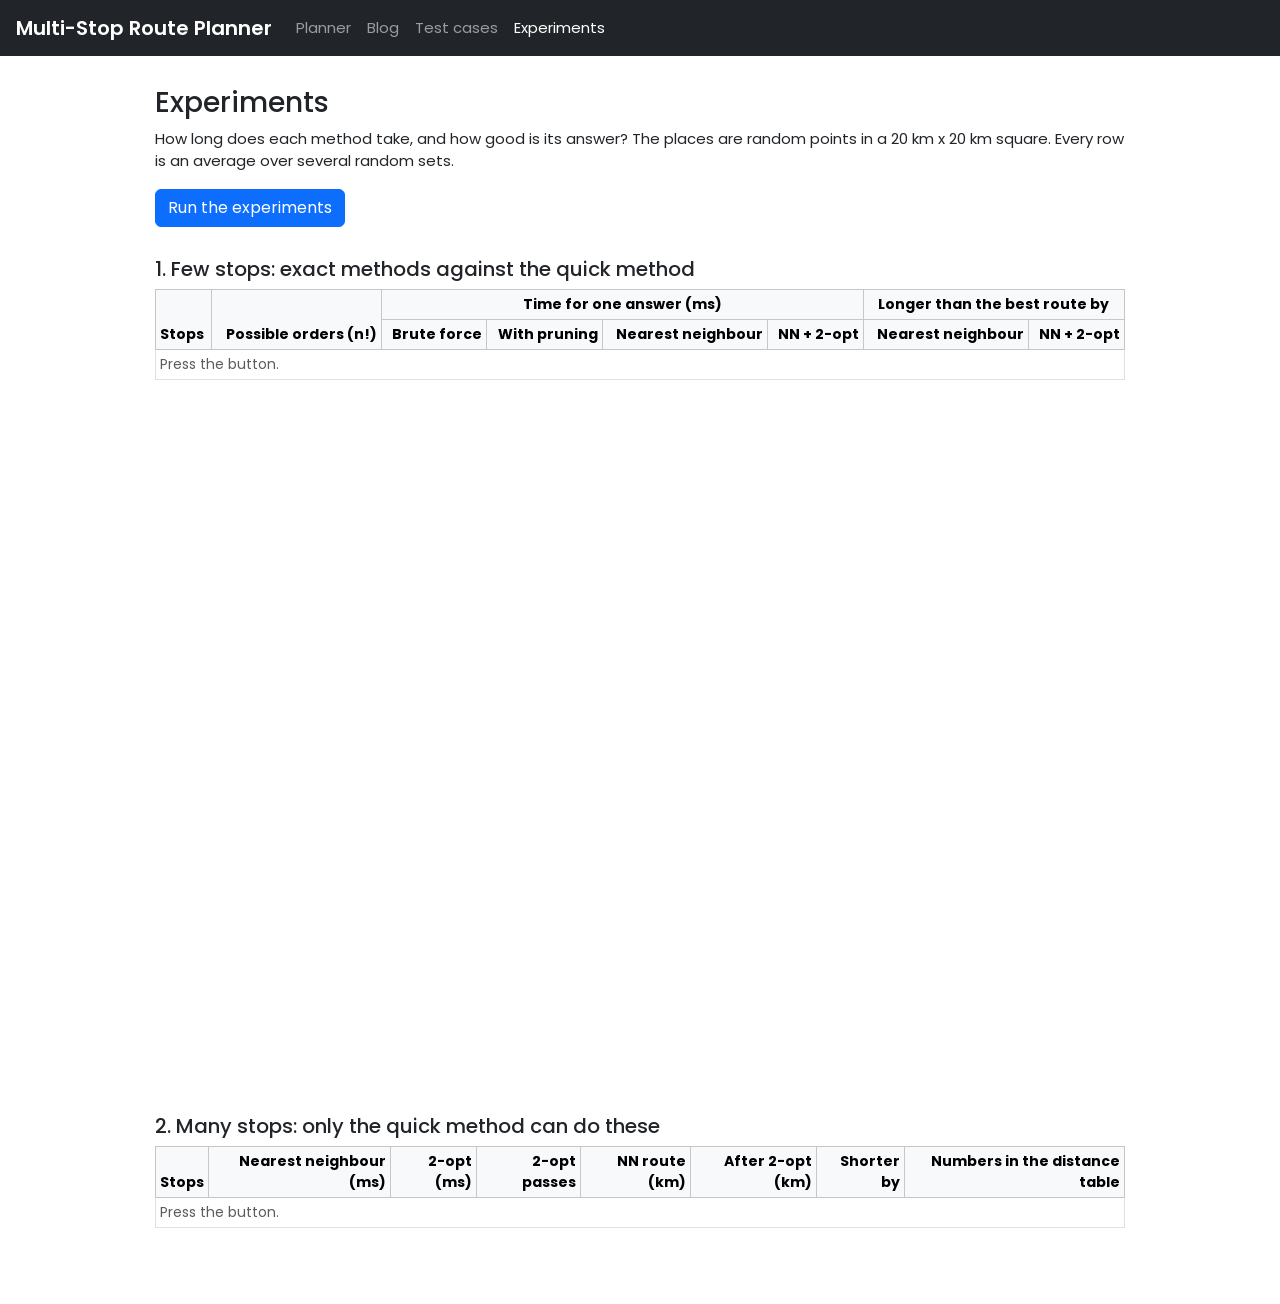
<file: benchmark.html>
<!DOCTYPE html>
<html lang="en">
<head>
  <meta charset="utf-8">
  <meta name="viewport" content="width=device-width, initial-scale=1">
  <title>Experiments - Multi-Stop Route Planner</title>
  <link href="https://fonts.googleapis.com/css2?family=Poppins:wght@400;500;600&display=swap" rel="stylesheet">
  <link rel="stylesheet" href="lib/bootstrap/bootstrap.min.css">
  <link rel="stylesheet" href="css/style.css">
</head>
<body>

  <nav class="navbar navbar-expand navbar-dark bg-dark px-3">
    <span class="navbar-brand">Multi-Stop Route Planner</span>
    <div class="navbar-nav">
      <a class="nav-link" href="index.html">Planner</a>
      <a class="nav-link" href="blog.html">Blog</a>
      <a class="nav-link" href="tests.html">Test cases</a>
      <a class="nav-link active" href="benchmark.html">Experiments</a>
    </div>
  </nav>

  <div class="page">
    <h3>Experiments</h3>
    <p>How long does each method take, and how good is its answer? The places are random points in a
      20 km x 20 km square. Every row is an average over several random sets.</p>
    <button class="btn btn-primary" id="runBtn">Run the experiments</button>
    <span id="status" class="ms-2 text-muted"></span>

    <h5>1. Few stops: exact methods against the quick method</h5>
    <div class="table-responsive">
      <table class="table table-bordered table-sm">
        <thead class="table-light">
          <tr><th rowspan="2">Stops</th><th rowspan="2" class="num">Possible orders (n!)</th>
            <th colspan="4" class="text-center">Time for one answer (ms)</th>
            <th colspan="2" class="text-center">Longer than the best route by</th></tr>
          <tr><th class="num">Brute force</th><th class="num">With pruning</th><th class="num">Nearest neighbour</th><th class="num">NN + 2-opt</th>
            <th class="num">Nearest neighbour</th><th class="num">NN + 2-opt</th></tr>
        </thead>
        <tbody id="smallRows"><tr><td colspan="8" class="text-muted">Press the button.</td></tr></tbody>
      </table>
    </div>
    <div class="chartbox"><canvas id="timeChart"></canvas></div>
    <div class="chartbox"><canvas id="gapChart"></canvas></div>

    <h5>2. Many stops: only the quick method can do these</h5>
    <div class="table-responsive">
      <table class="table table-bordered table-sm">
        <thead class="table-light">
          <tr><th>Stops</th><th class="num">Nearest neighbour (ms)</th><th class="num">2-opt (ms)</th><th class="num">2-opt passes</th>
            <th class="num">NN route (km)</th><th class="num">After 2-opt (km)</th><th class="num">Shorter by</th>
            <th class="num">Numbers in the distance table</th></tr>
        </thead>
        <tbody id="largeRows"><tr><td colspan="8" class="text-muted">Press the button.</td></tr></tbody>
      </table>
    </div>
  </div>

  <script src="lib/chart.umd.min.js"></script>
  <script src="js/tsp.js"></script>
  <script src="js/benchmark.js"></script>
</body>
</html>
</file>
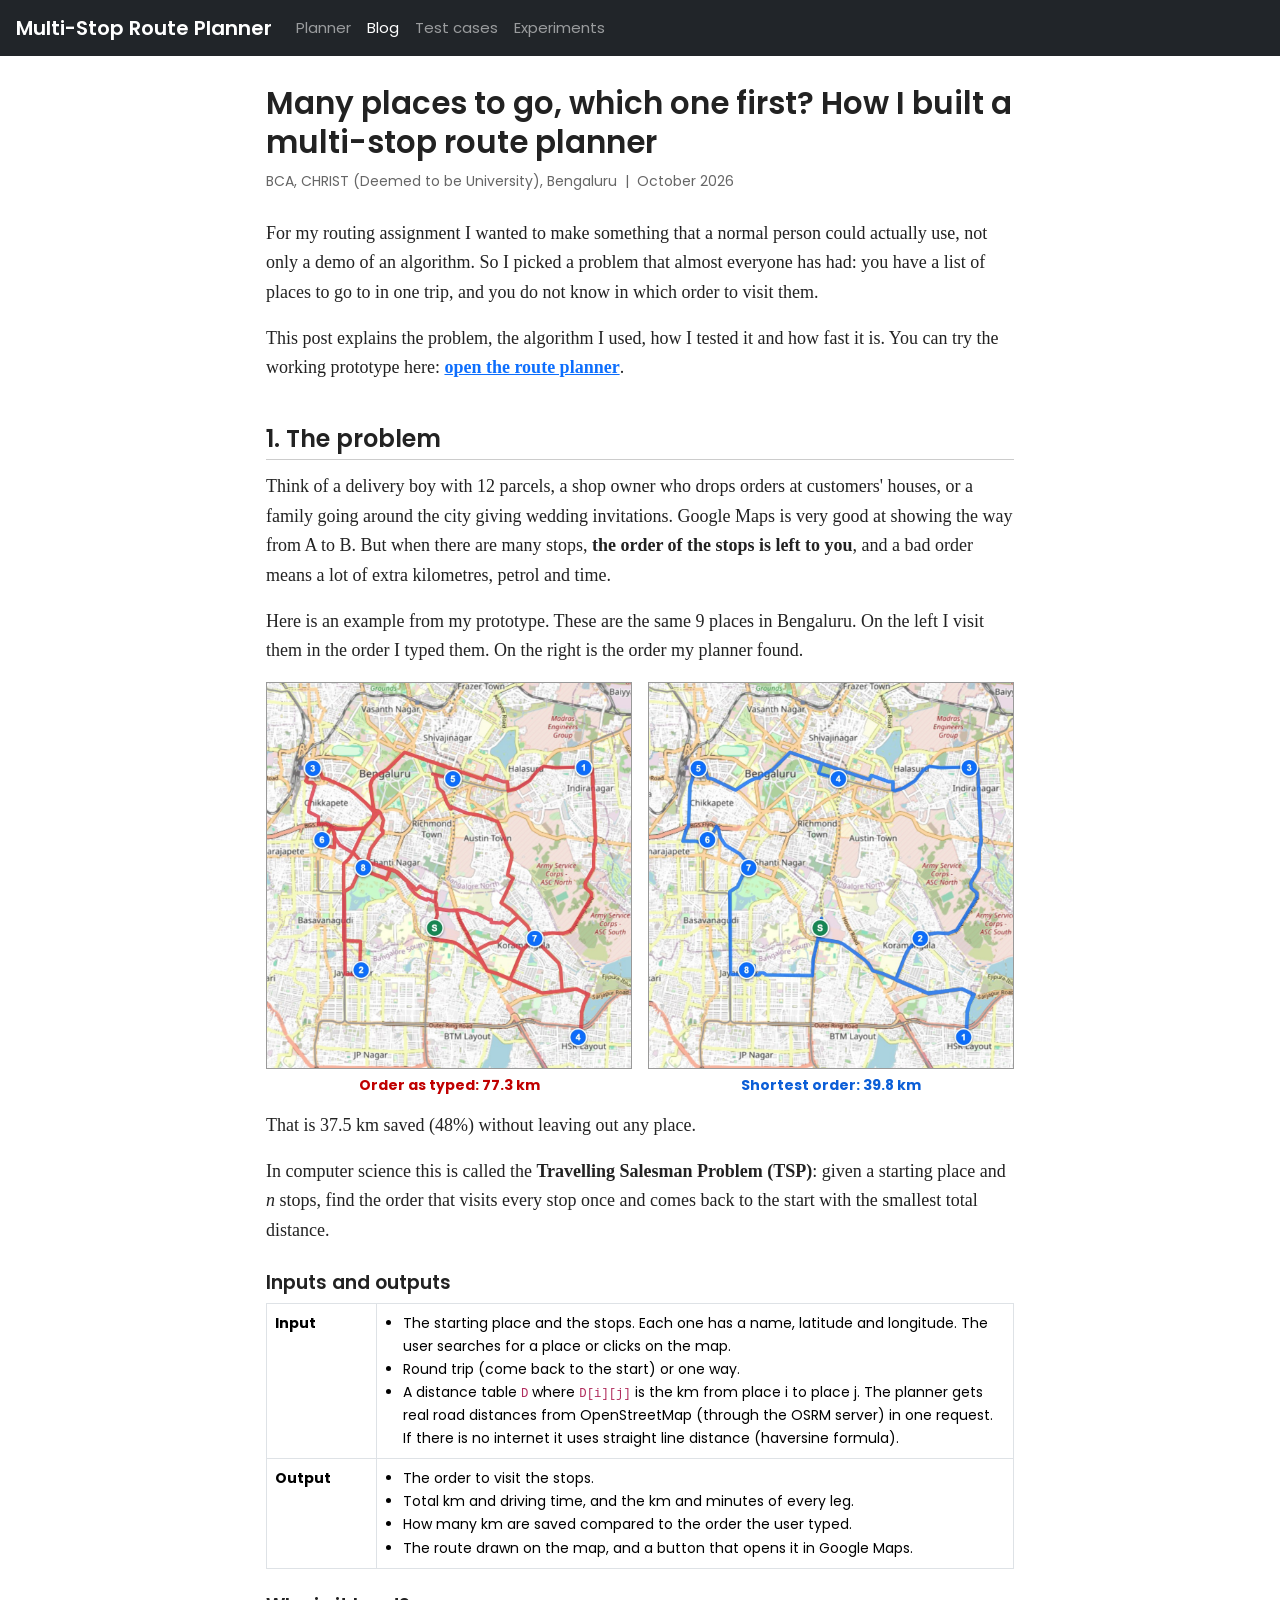
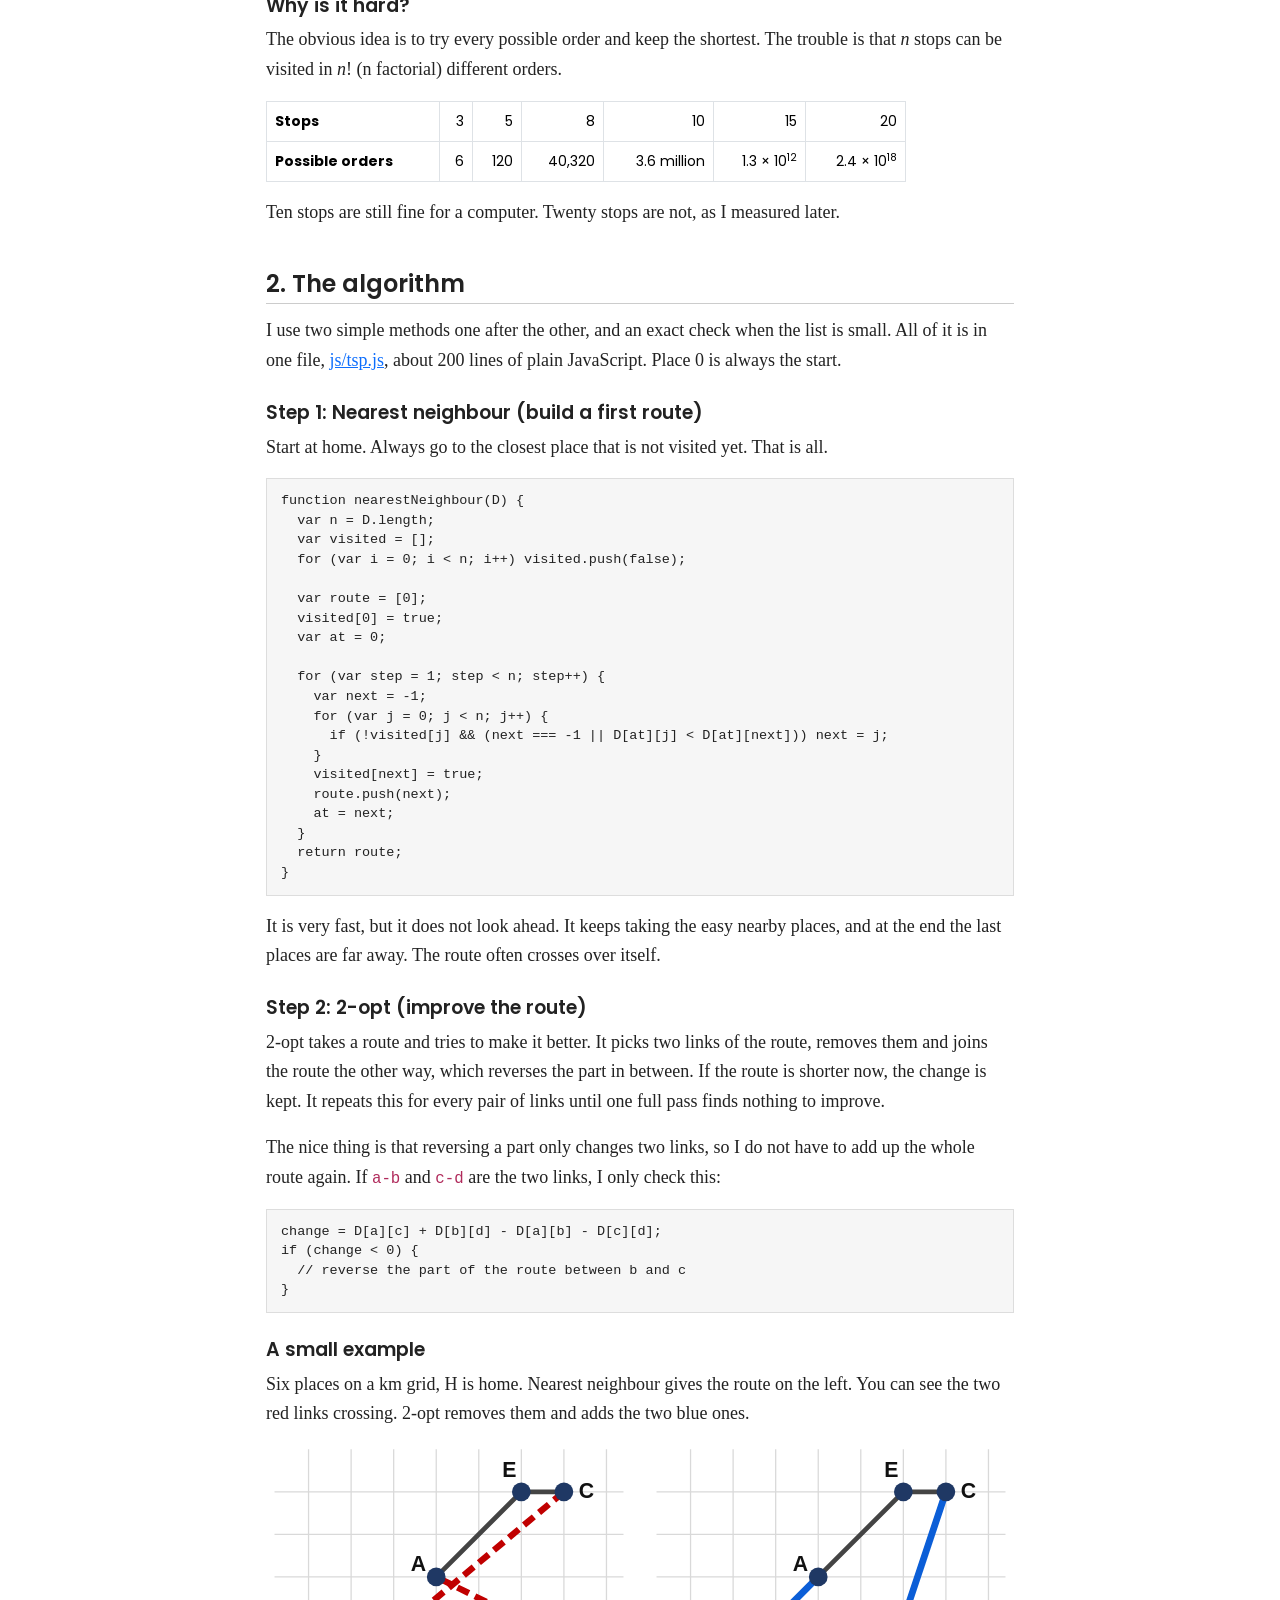
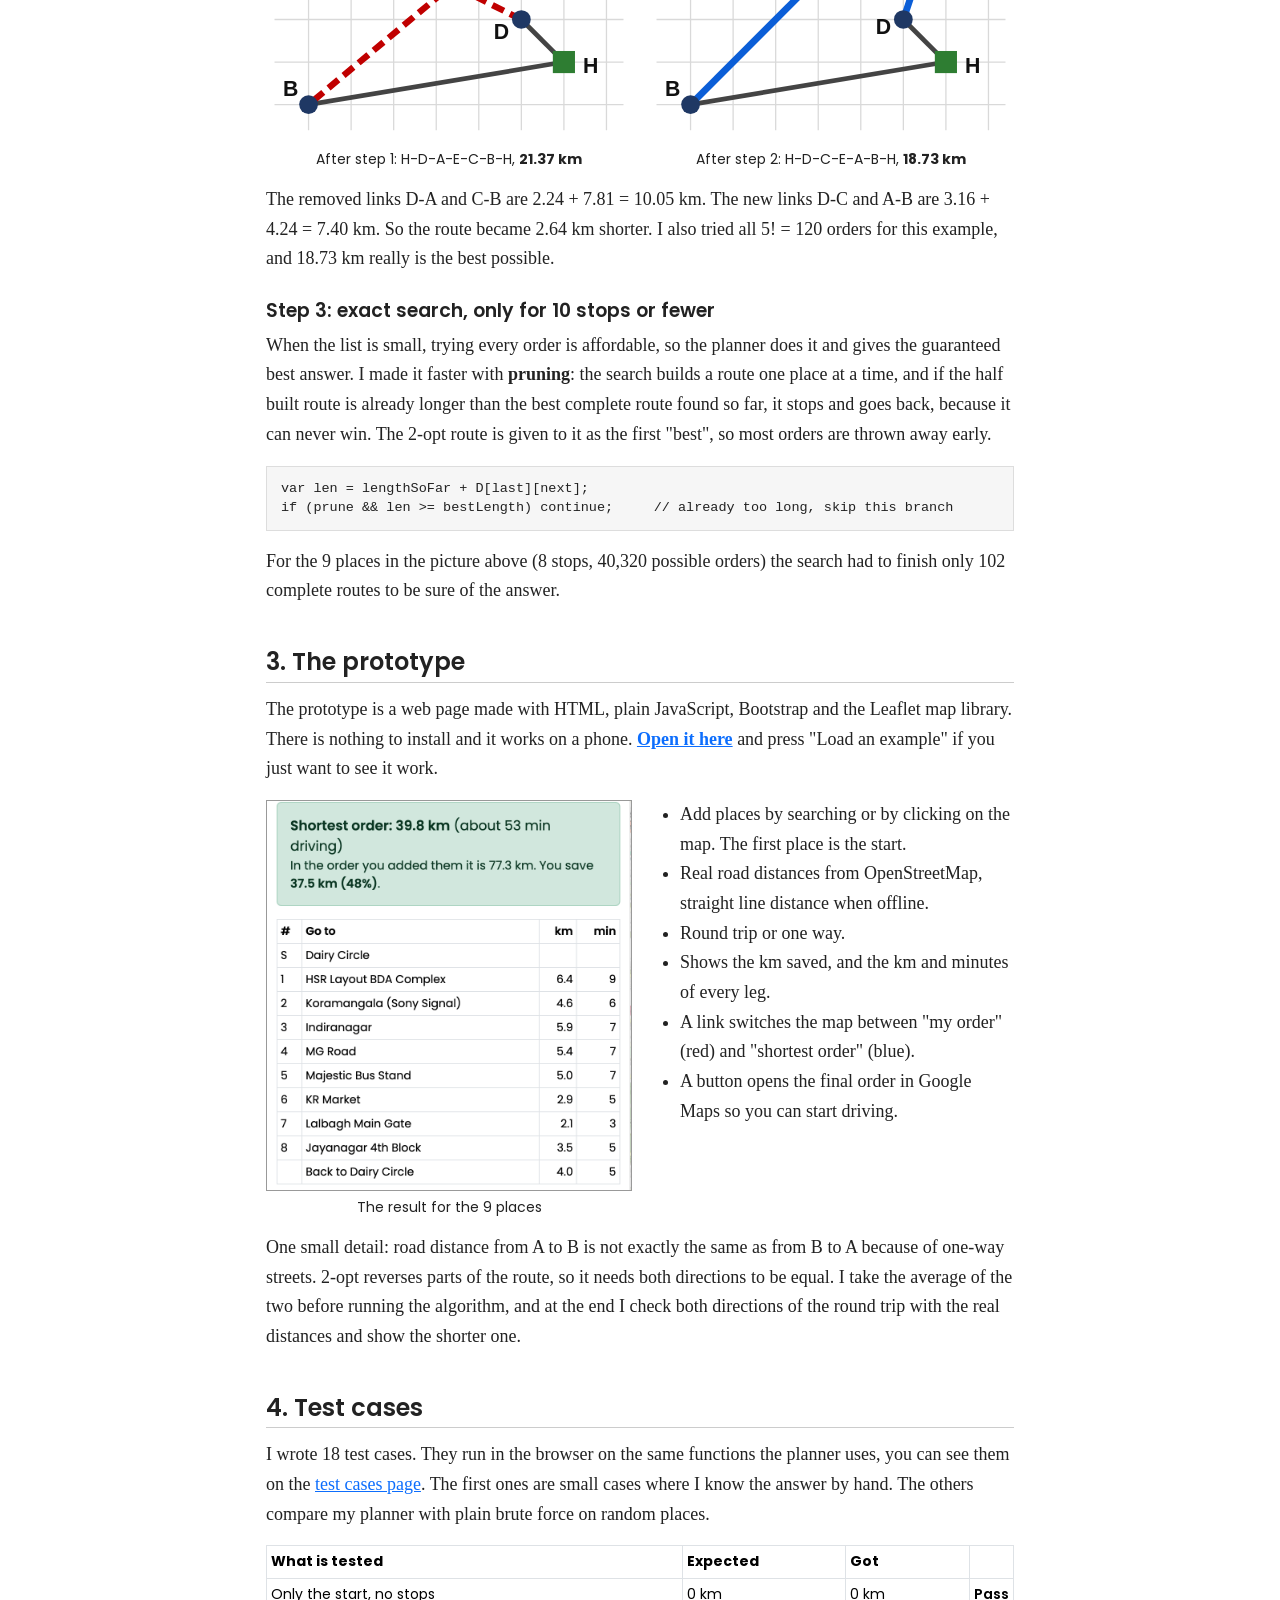
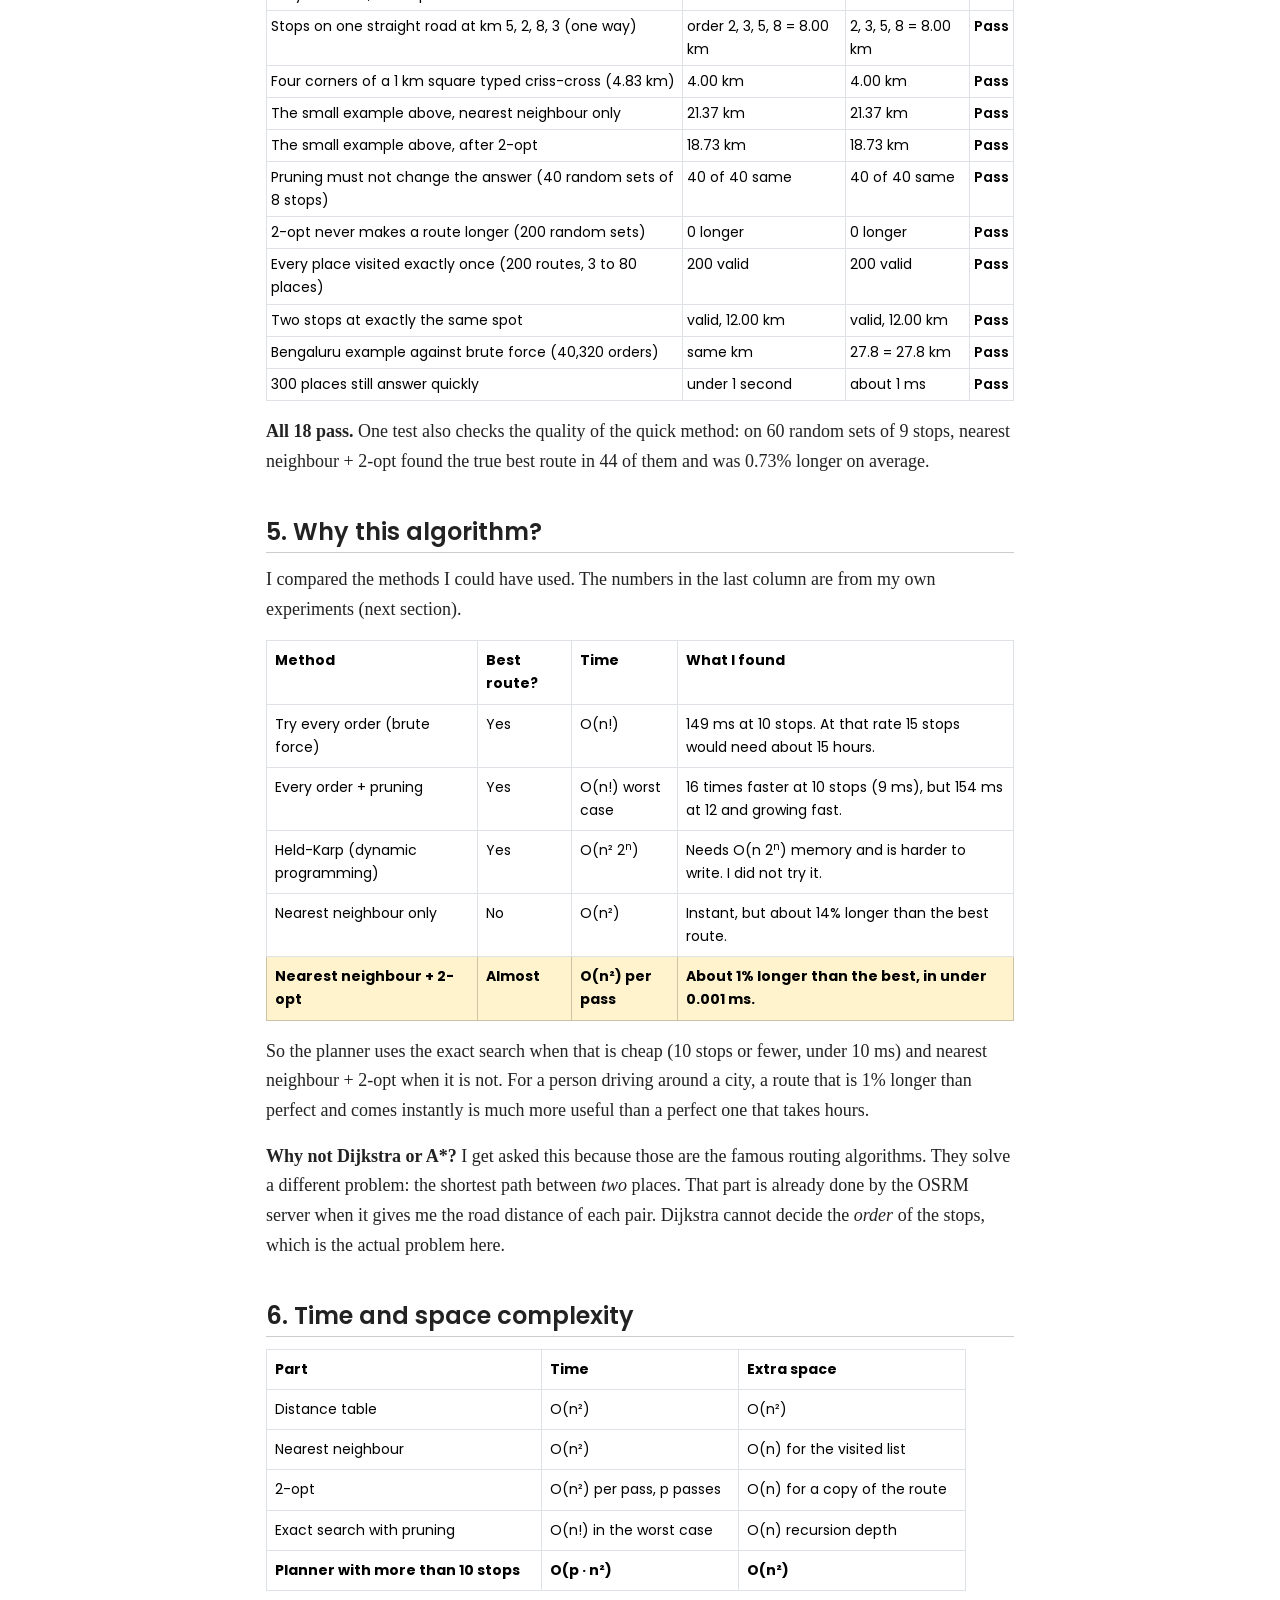
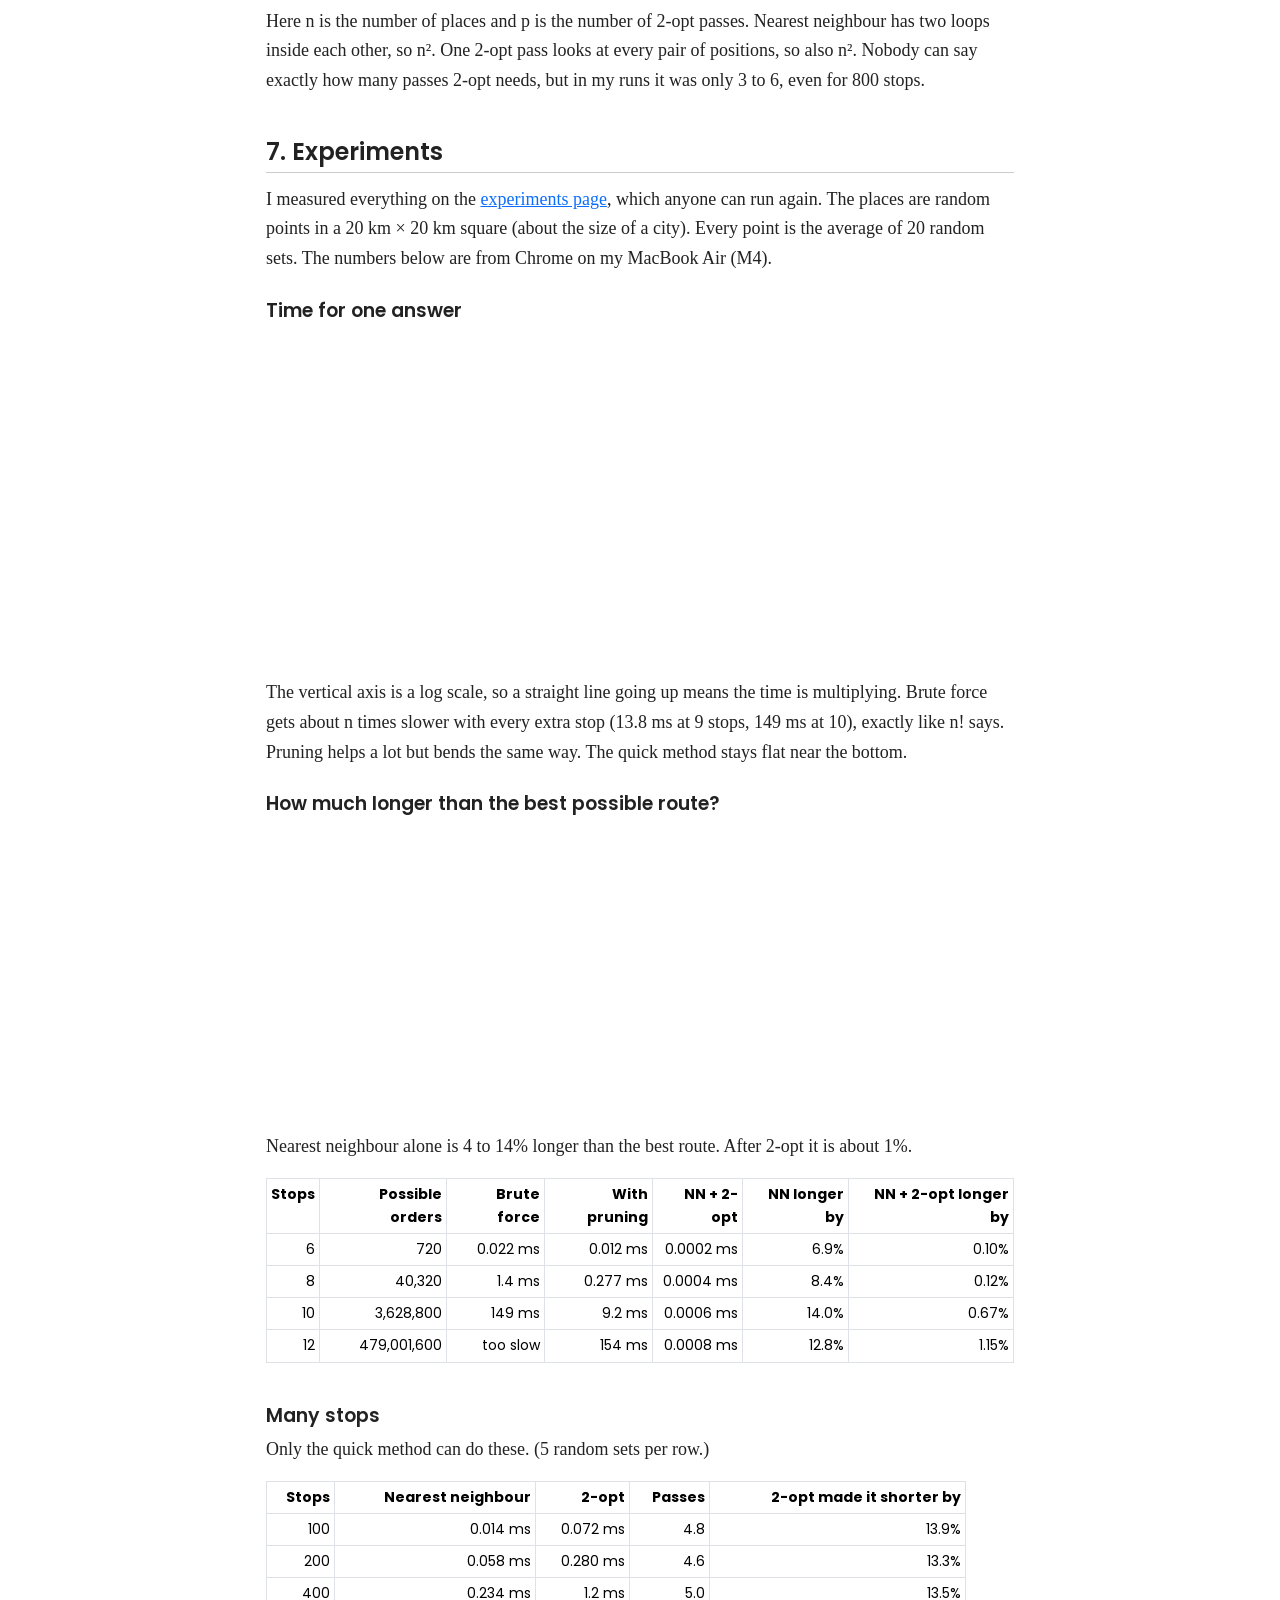
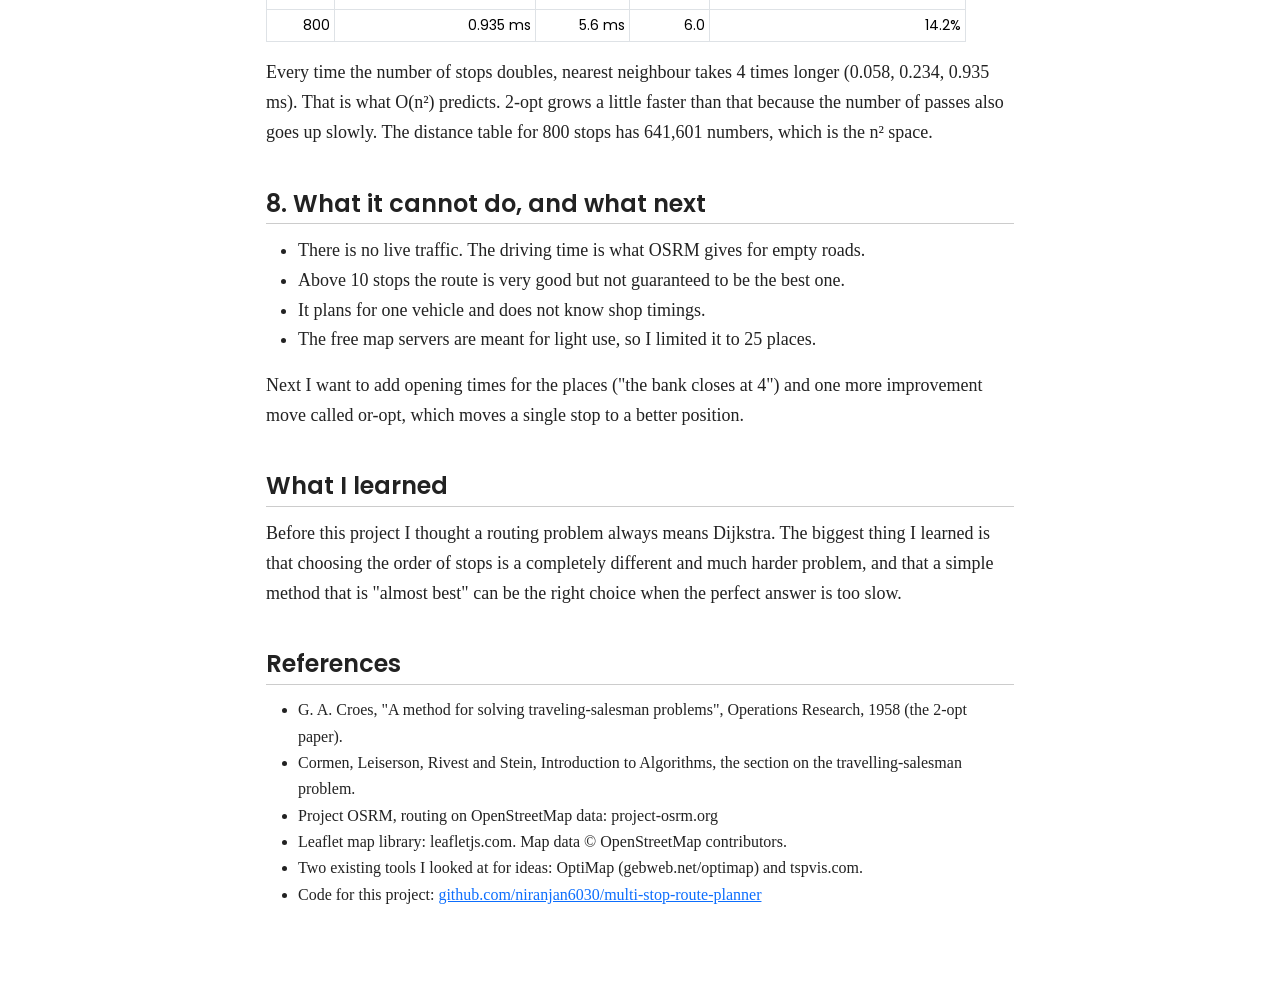
<file: blog.html>
<!DOCTYPE html>
<html lang="en">
<head>
  <meta charset="utf-8">
  <meta name="viewport" content="width=device-width, initial-scale=1">
  <title>How I built a multi-stop route planner</title>
  <link href="https://fonts.googleapis.com/css2?family=Poppins:wght@400;500;600&display=swap" rel="stylesheet">
  <link rel="stylesheet" href="lib/bootstrap/bootstrap.min.css">
  <link rel="stylesheet" href="css/style.css">
</head>
<body>

  <nav class="navbar navbar-expand navbar-dark bg-dark px-3">
    <span class="navbar-brand">Multi-Stop Route Planner</span>
    <div class="navbar-nav">
      <a class="nav-link" href="index.html">Planner</a>
      <a class="nav-link active" href="blog.html">Blog</a>
      <a class="nav-link" href="tests.html">Test cases</a>
      <a class="nav-link" href="benchmark.html">Experiments</a>
    </div>
  </nav>

  <div class="blog">

    <h1>Many places to go, which one first? How I built a multi-stop route planner</h1>
    <p class="by">BCA, CHRIST (Deemed to be University), Bengaluru &nbsp;|&nbsp; October 2026</p>

    <p>For my routing assignment I wanted to make something that a normal person could actually use, not
      only a demo of an algorithm. So I picked a problem that almost everyone has had: you have a list of
      places to go to in one trip, and you do not know in which order to visit them.</p>

    <p>This post explains the problem, the algorithm I used, how I tested it and how fast it is.
      You can try the working prototype here:
      <a href="index.html"><b>open the route planner</b></a>.</p>

    <h2>1. The problem</h2>

    <p>Think of a delivery boy with 12 parcels, a shop owner who drops orders at customers' houses, or a
      family going around the city giving wedding invitations. Google Maps is very good at showing the way
      from A to B. But when there are many stops, <b>the order of the stops is left to you</b>, and a bad
      order means a lot of extra kilometres, petrol and time.</p>

    <p>Here is an example from my prototype. These are the same 9 places in Bengaluru. On the left I
      visit them in the order I typed them. On the right is the order my planner found.</p>

    <div class="two">
      <figure><img src="poster/img/before.jpg" alt="Route in the order typed"><figcaption><b style="color:#c00000">Order as typed: 77.3 km</b></figcaption></figure>
      <figure><img src="poster/img/after.jpg" alt="Route in the shortest order"><figcaption><b style="color:#0b5ed7">Shortest order: 39.8 km</b></figcaption></figure>
    </div>

    <p>That is 37.5 km saved (48%) without leaving out any place.</p>

    <p>In computer science this is called the <b>Travelling Salesman Problem (TSP)</b>: given a starting
      place and <i>n</i> stops, find the order that visits every stop once and comes back to the start
      with the smallest total distance.</p>

    <h3>Inputs and outputs</h3>
    <table class="table table-bordered">
      <tr><th style="width:110px">Input</th><td>
        <ul>
          <li>The starting place and the stops. Each one has a name, latitude and longitude. The user
            searches for a place or clicks on the map.</li>
          <li>Round trip (come back to the start) or one way.</li>
          <li>A distance table <code>D</code> where <code>D[i][j]</code> is the km from place i to place j.
            The planner gets real road distances from OpenStreetMap (through the OSRM server) in one request.
            If there is no internet it uses straight line distance (haversine formula).</li>
        </ul></td></tr>
      <tr><th>Output</th><td>
        <ul>
          <li>The order to visit the stops.</li>
          <li>Total km and driving time, and the km and minutes of every leg.</li>
          <li>How many km are saved compared to the order the user typed.</li>
          <li>The route drawn on the map, and a button that opens it in Google Maps.</li>
        </ul></td></tr>
    </table>

    <h3>Why is it hard?</h3>
    <p>The obvious idea is to try every possible order and keep the shortest. The trouble is that
      <i>n</i> stops can be visited in <i>n</i>! (n factorial) different orders.</p>
    <div class="table-responsive">
    <table class="table table-bordered text-end" style="max-width:640px">
      <tr><th class="text-start">Stops</th><td>3</td><td>5</td><td>8</td><td>10</td><td>15</td><td>20</td></tr>
      <tr><th class="text-start">Possible orders</th><td>6</td><td>120</td><td>40,320</td><td>3.6 million</td><td>1.3 &times; 10<sup>12</sup></td><td>2.4 &times; 10<sup>18</sup></td></tr>
    </table>
    </div>
    <p>Ten stops are still fine for a computer. Twenty stops are not, as I measured later.</p>

    <h2>2. The algorithm</h2>

    <p>I use two simple methods one after the other, and an exact check when the list is small.
      All of it is in one file, <a href="js/tsp.js">js/tsp.js</a>, about 200 lines of plain JavaScript.
      Place 0 is always the start.</p>

    <h3>Step 1: Nearest neighbour (build a first route)</h3>
    <p>Start at home. Always go to the closest place that is not visited yet. That is all.</p>
<pre><code>function nearestNeighbour(D) {
  var n = D.length;
  var visited = [];
  for (var i = 0; i &lt; n; i++) visited.push(false);

  var route = [0];
  visited[0] = true;
  var at = 0;

  for (var step = 1; step &lt; n; step++) {
    var next = -1;
    for (var j = 0; j &lt; n; j++) {
      if (!visited[j] &amp;&amp; (next === -1 || D[at][j] &lt; D[at][next])) next = j;
    }
    visited[next] = true;
    route.push(next);
    at = next;
  }
  return route;
}</code></pre>
    <p>It is very fast, but it does not look ahead. It keeps taking the easy nearby places, and at the end
      the last places are far away. The route often crosses over itself.</p>

    <h3>Step 2: 2-opt (improve the route)</h3>
    <p>2-opt takes a route and tries to make it better. It picks two links of the route, removes them and
      joins the route the other way, which reverses the part in between. If the route is shorter now, the
      change is kept. It repeats this for every pair of links until one full pass finds nothing to improve.</p>
    <p>The nice thing is that reversing a part only changes two links, so I do not have to add up the
      whole route again. If <code>a-b</code> and <code>c-d</code> are the two links, I only check this:</p>
<pre><code>change = D[a][c] + D[b][d] - D[a][b] - D[c][d];
if (change &lt; 0) {
  // reverse the part of the route between b and c
}</code></pre>

    <h3>A small example</h3>
    <p>Six places on a km grid, H is home. Nearest neighbour gives the route on the left. You can see the
      two red links crossing. 2-opt removes them and adds the two blue ones.</p>

    <div class="two">
      <figure>
        <svg viewBox="10 -5 86 70" width="100%">
          <g stroke="#d9d9d9" stroke-width="0.3"><path d="M20 -4V62M30 -4V62M40 -4V62M50 -4V62M60 -4V62M70 -4V62M80 -4V62M90 -4V62M12 56H94M12 46H94M12 36H94M12 26H94M12 16H94M12 6H94"/></g>
          <g stroke="#444" stroke-width="1.1" fill="none"><line x1="80" y1="46" x2="70" y2="36"/><polyline points="50,26 70,6 80,6"/><line x1="20" y1="56" x2="80" y2="46"/></g>
          <line x1="70" y1="36" x2="50" y2="26" stroke="#c00000" stroke-width="1.5" stroke-dasharray="3 1.6"/>
          <line x1="80" y1="6" x2="20" y2="56" stroke="#c00000" stroke-width="1.5" stroke-dasharray="3 1.6"/>
          <g fill="#1f3864"><circle cx="50" cy="26" r="2.2"/><circle cx="20" cy="56" r="2.2"/><circle cx="80" cy="6" r="2.2"/><circle cx="70" cy="36" r="2.2"/><circle cx="70" cy="6" r="2.2"/></g>
          <rect x="77.4" y="43.4" width="5.2" height="5.2" fill="#2e7d32"/>
          <g font-size="5" font-weight="bold" fill="#111" font-family="Arial"><text x="84.5" y="48.5">H</text><text x="44" y="24.5">A</text><text x="14" y="54">B</text><text x="83.5" y="7.5">C</text><text x="63.5" y="40.5">D</text><text x="65.5" y="2.5">E</text></g>
        </svg>
        <figcaption>After step 1: H-D-A-E-C-B-H, <b>21.37 km</b></figcaption>
      </figure>
      <figure>
        <svg viewBox="10 -5 86 70" width="100%">
          <g stroke="#d9d9d9" stroke-width="0.3"><path d="M20 -4V62M30 -4V62M40 -4V62M50 -4V62M60 -4V62M70 -4V62M80 -4V62M90 -4V62M12 56H94M12 46H94M12 36H94M12 26H94M12 16H94M12 6H94"/></g>
          <g stroke="#444" stroke-width="1.1" fill="none"><line x1="80" y1="46" x2="70" y2="36"/><polyline points="80,6 70,6 50,26"/><line x1="20" y1="56" x2="80" y2="46"/></g>
          <line x1="70" y1="36" x2="80" y2="6" stroke="#0b5ed7" stroke-width="1.6"/>
          <line x1="50" y1="26" x2="20" y2="56" stroke="#0b5ed7" stroke-width="1.6"/>
          <g fill="#1f3864"><circle cx="50" cy="26" r="2.2"/><circle cx="20" cy="56" r="2.2"/><circle cx="80" cy="6" r="2.2"/><circle cx="70" cy="36" r="2.2"/><circle cx="70" cy="6" r="2.2"/></g>
          <rect x="77.4" y="43.4" width="5.2" height="5.2" fill="#2e7d32"/>
          <g font-size="5" font-weight="bold" fill="#111" font-family="Arial"><text x="84.5" y="48.5">H</text><text x="44" y="24.5">A</text><text x="14" y="54">B</text><text x="83.5" y="7.5">C</text><text x="63.5" y="39.5">D</text><text x="65.5" y="2.5">E</text></g>
        </svg>
        <figcaption>After step 2: H-D-C-E-A-B-H, <b>18.73 km</b></figcaption>
      </figure>
    </div>

    <p>The removed links D-A and C-B are 2.24 + 7.81 = 10.05 km. The new links D-C and A-B are
      3.16 + 4.24 = 7.40 km. So the route became 2.64 km shorter. I also tried all 5! = 120 orders for
      this example, and 18.73 km really is the best possible.</p>

    <h3>Step 3: exact search, only for 10 stops or fewer</h3>
    <p>When the list is small, trying every order is affordable, so the planner does it and gives the
      guaranteed best answer. I made it faster with <b>pruning</b>: the search builds a route one place at
      a time, and if the half built route is already longer than the best complete route found so far,
      it stops and goes back, because it can never win. The 2-opt route is given to it as the first
      "best", so most orders are thrown away early.</p>
<pre><code>var len = lengthSoFar + D[last][next];
if (prune &amp;&amp; len &gt;= bestLength) continue;     // already too long, skip this branch</code></pre>
    <p>For the 9 places in the picture above (8 stops, 40,320 possible orders) the search had to finish
      only 102 complete routes to be sure of the answer.</p>

    <h2>3. The prototype</h2>

    <p>The prototype is a web page made with HTML, plain JavaScript, Bootstrap and the Leaflet map library.
      There is nothing to install and it works on a phone.
      <a href="index.html"><b>Open it here</b></a> and press "Load an example" if you just want to see it work.</p>

    <div class="two">
      <figure><img src="poster/img/result.png" alt="Result panel of the planner"><figcaption>The result for the 9 places</figcaption></figure>
      <div>
        <ul>
          <li>Add places by searching or by clicking on the map. The first place is the start.</li>
          <li>Real road distances from OpenStreetMap, straight line distance when offline.</li>
          <li>Round trip or one way.</li>
          <li>Shows the km saved, and the km and minutes of every leg.</li>
          <li>A link switches the map between "my order" (red) and "shortest order" (blue).</li>
          <li>A button opens the final order in Google Maps so you can start driving.</li>
        </ul>
      </div>
    </div>

    <p>One small detail: road distance from A to B is not exactly the same as from B to A because of
      one-way streets. 2-opt reverses parts of the route, so it needs both directions to be equal. I take
      the average of the two before running the algorithm, and at the end I check both directions of the
      round trip with the real distances and show the shorter one.</p>

    <h2>4. Test cases</h2>

    <p>I wrote 18 test cases. They run in the browser on the same functions the planner uses, you can
      see them on the <a href="tests.html">test cases page</a>. The first ones are small cases where I
      know the answer by hand. The others compare my planner with plain brute force on random places.</p>

    <div class="table-responsive">
    <table class="table table-bordered table-sm">
      <tr><th>What is tested</th><th>Expected</th><th>Got</th><th></th></tr>
      <tr><td>Only the start, no stops</td><td>0 km</td><td>0 km</td><td class="pass">Pass</td></tr>
      <tr><td>Stops on one straight road at km 5, 2, 8, 3 (one way)</td><td>order 2, 3, 5, 8 = 8.00 km</td><td>2, 3, 5, 8 = 8.00 km</td><td class="pass">Pass</td></tr>
      <tr><td>Four corners of a 1 km square typed criss-cross (4.83 km)</td><td>4.00 km</td><td>4.00 km</td><td class="pass">Pass</td></tr>
      <tr><td>The small example above, nearest neighbour only</td><td>21.37 km</td><td>21.37 km</td><td class="pass">Pass</td></tr>
      <tr><td>The small example above, after 2-opt</td><td>18.73 km</td><td>18.73 km</td><td class="pass">Pass</td></tr>
      <tr><td>Pruning must not change the answer (40 random sets of 8 stops)</td><td>40 of 40 same</td><td>40 of 40 same</td><td class="pass">Pass</td></tr>
      <tr><td>2-opt never makes a route longer (200 random sets)</td><td>0 longer</td><td>0 longer</td><td class="pass">Pass</td></tr>
      <tr><td>Every place visited exactly once (200 routes, 3 to 80 places)</td><td>200 valid</td><td>200 valid</td><td class="pass">Pass</td></tr>
      <tr><td>Two stops at exactly the same spot</td><td>valid, 12.00 km</td><td>valid, 12.00 km</td><td class="pass">Pass</td></tr>
      <tr><td>Bengaluru example against brute force (40,320 orders)</td><td>same km</td><td>27.8 = 27.8 km</td><td class="pass">Pass</td></tr>
      <tr><td>300 places still answer quickly</td><td>under 1 second</td><td>about 1 ms</td><td class="pass">Pass</td></tr>
    </table>
    </div>
    <p><b>All 18 pass.</b> One test also checks the quality of the quick method: on 60 random sets of
      9 stops, nearest neighbour + 2-opt found the true best route in 44 of them and was 0.73% longer on average.</p>

    <h2>5. Why this algorithm?</h2>

    <p>I compared the methods I could have used. The numbers in the last column are from my own
      experiments (next section).</p>

    <div class="table-responsive">
    <table class="table table-bordered">
      <tr><th>Method</th><th>Best route?</th><th>Time</th><th>What I found</th></tr>
      <tr><td>Try every order (brute force)</td><td>Yes</td><td>O(n!)</td><td>149 ms at 10 stops. At that rate 15 stops would need about 15 hours.</td></tr>
      <tr><td>Every order + pruning</td><td>Yes</td><td>O(n!) worst case</td><td>16 times faster at 10 stops (9 ms), but 154 ms at 12 and growing fast.</td></tr>
      <tr><td>Held-Karp (dynamic programming)</td><td>Yes</td><td>O(n&sup2; 2<sup>n</sup>)</td><td>Needs O(n 2<sup>n</sup>) memory and is harder to write. I did not try it.</td></tr>
      <tr><td>Nearest neighbour only</td><td>No</td><td>O(n&sup2;)</td><td>Instant, but about 14% longer than the best route.</td></tr>
      <tr class="table-warning"><td><b>Nearest neighbour + 2-opt</b></td><td><b>Almost</b></td><td><b>O(n&sup2;) per pass</b></td><td><b>About 1% longer than the best, in under 0.001 ms.</b></td></tr>
    </table>
    </div>

    <p>So the planner uses the exact search when that is cheap (10 stops or fewer, under 10 ms) and
      nearest neighbour + 2-opt when it is not. For a person driving around a city, a route that is 1%
      longer than perfect and comes instantly is much more useful than a perfect one that takes hours.</p>

    <p><b>Why not Dijkstra or A*?</b> I get asked this because those are the famous routing algorithms.
      They solve a different problem: the shortest path between <i>two</i> places. That part is already
      done by the OSRM server when it gives me the road distance of each pair. Dijkstra cannot decide the
      <i>order</i> of the stops, which is the actual problem here.</p>

    <h2>6. Time and space complexity</h2>

    <table class="table table-bordered" style="max-width:700px">
      <tr><th>Part</th><th>Time</th><th>Extra space</th></tr>
      <tr><td>Distance table</td><td>O(n&sup2;)</td><td>O(n&sup2;)</td></tr>
      <tr><td>Nearest neighbour</td><td>O(n&sup2;)</td><td>O(n) for the visited list</td></tr>
      <tr><td>2-opt</td><td>O(n&sup2;) per pass, p passes</td><td>O(n) for a copy of the route</td></tr>
      <tr><td>Exact search with pruning</td><td>O(n!) in the worst case</td><td>O(n) recursion depth</td></tr>
      <tr><td><b>Planner with more than 10 stops</b></td><td><b>O(p &middot; n&sup2;)</b></td><td><b>O(n&sup2;)</b></td></tr>
    </table>
    <p>Here n is the number of places and p is the number of 2-opt passes. Nearest neighbour has two
      loops inside each other, so n&sup2;. One 2-opt pass looks at every pair of positions, so also n&sup2;.
      Nobody can say exactly how many passes 2-opt needs, but in my runs it was only 3 to 6, even for 800 stops.</p>

    <h2>7. Experiments</h2>

    <p>I measured everything on the <a href="benchmark.html">experiments page</a>, which anyone can run again.
      The places are random points in a 20 km &times; 20 km square (about the size of a city). Every point
      is the average of 20 random sets. The numbers below are from Chrome on my MacBook Air (M4).</p>

    <h3>Time for one answer</h3>
    <div class="chartbox"><canvas id="timeChart"></canvas></div>
    <p>The vertical axis is a log scale, so a straight line going up means the time is multiplying.
      Brute force gets about n times slower with every extra stop (13.8 ms at 9 stops, 149 ms at 10),
      exactly like n! says. Pruning helps a lot but bends the same way. The quick method stays flat near
      the bottom.</p>

    <h3>How much longer than the best possible route?</h3>
    <div class="chartbox" style="height:300px"><canvas id="gapChart"></canvas></div>
    <p>Nearest neighbour alone is 4 to 14% longer than the best route. After 2-opt it is about 1%.</p>

    <div class="table-responsive">
    <table class="table table-bordered table-sm text-end">
      <tr><th>Stops</th><th>Possible orders</th><th>Brute force</th><th>With pruning</th><th>NN + 2-opt</th><th>NN longer by</th><th>NN + 2-opt longer by</th></tr>
      <tr><td>6</td><td>720</td><td>0.022 ms</td><td>0.012 ms</td><td>0.0002 ms</td><td>6.9%</td><td>0.10%</td></tr>
      <tr><td>8</td><td>40,320</td><td>1.4 ms</td><td>0.277 ms</td><td>0.0004 ms</td><td>8.4%</td><td>0.12%</td></tr>
      <tr><td>10</td><td>3,628,800</td><td>149 ms</td><td>9.2 ms</td><td>0.0006 ms</td><td>14.0%</td><td>0.67%</td></tr>
      <tr><td>12</td><td>479,001,600</td><td>too slow</td><td>154 ms</td><td>0.0008 ms</td><td>12.8%</td><td>1.15%</td></tr>
    </table>
    </div>

    <h3>Many stops</h3>
    <p>Only the quick method can do these. (5 random sets per row.)</p>
    <table class="table table-bordered table-sm text-end" style="max-width:700px">
      <tr><th>Stops</th><th>Nearest neighbour</th><th>2-opt</th><th>Passes</th><th>2-opt made it shorter by</th></tr>
      <tr><td>100</td><td>0.014 ms</td><td>0.072 ms</td><td>4.8</td><td>13.9%</td></tr>
      <tr><td>200</td><td>0.058 ms</td><td>0.280 ms</td><td>4.6</td><td>13.3%</td></tr>
      <tr><td>400</td><td>0.234 ms</td><td>1.2 ms</td><td>5.0</td><td>13.5%</td></tr>
      <tr><td>800</td><td>0.935 ms</td><td>5.6 ms</td><td>6.0</td><td>14.2%</td></tr>
    </table>
    <p>Every time the number of stops doubles, nearest neighbour takes 4 times longer (0.058, 0.234,
      0.935 ms). That is what O(n&sup2;) predicts. 2-opt grows a little faster than that because the
      number of passes also goes up slowly. The distance table for 800 stops has 641,601 numbers, which
      is the n&sup2; space.</p>

    <h2>8. What it cannot do, and what next</h2>
    <ul>
      <li>There is no live traffic. The driving time is what OSRM gives for empty roads.</li>
      <li>Above 10 stops the route is very good but not guaranteed to be the best one.</li>
      <li>It plans for one vehicle and does not know shop timings.</li>
      <li>The free map servers are meant for light use, so I limited it to 25 places.</li>
    </ul>
    <p>Next I want to add opening times for the places ("the bank closes at 4") and one more improvement
      move called or-opt, which moves a single stop to a better position.</p>

    <h2>What I learned</h2>
    <p>Before this project I thought a routing problem always means Dijkstra. The biggest thing I learned
      is that choosing the order of stops is a completely different and much harder problem, and that a
      simple method that is "almost best" can be the right choice when the perfect answer is too slow.</p>

    <h2>References</h2>
    <ul class="refs">
      <li>G. A. Croes, "A method for solving traveling-salesman problems", Operations Research, 1958 (the 2-opt paper).</li>
      <li>Cormen, Leiserson, Rivest and Stein, Introduction to Algorithms, the section on the travelling-salesman problem.</li>
      <li>Project OSRM, routing on OpenStreetMap data: project-osrm.org</li>
      <li>Leaflet map library: leafletjs.com. Map data &copy; OpenStreetMap contributors.</li>
      <li>Two existing tools I looked at for ideas: OptiMap (gebweb.net/optimap) and tspvis.com.</li>
      <li>Code for this project: <a href="https://github.com/niranjan6030/multi-stop-route-planner">github.com/niranjan6030/multi-stop-route-planner</a></li>
    </ul>

  </div>

  <script src="lib/chart.umd.min.js"></script>
  <script>
    // the numbers measured on benchmark.html (Chrome, MacBook Air M4)
    var stops  = [4, 5, 6, 7, 8, 9, 10, 11, 12];
    var brute  = [0.0008, 0.0036, 0.022, 0.167, 1.4, 13.8, 149, null, null];
    var pruned = [0.0007, 0.0026, 0.012, 0.055, 0.277, 1.4, 9.2, 58.1, 154];
    var twoOpt = [0.0002, 0.0002, 0.0002, 0.0003, 0.0004, 0.0005, 0.0006, 0.0007, 0.0008];
    var gapNN  = [3.9, 3.8, 6.9, 6.5, 8.4, 12.8, 14.0, 14.2, 12.8];
    var gapTwo = [0.36, 0.08, 0.10, 0.10, 0.12, 1.12, 0.67, 1.11, 1.15];

    function line(label, data, colour, shape) {
      return { label: label, data: data, borderColor: colour, backgroundColor: colour, borderWidth: 2, pointRadius: 4, pointStyle: shape };
    }
    new Chart(document.getElementById("timeChart"), {
      type: "line",
      data: { labels: stops, datasets: [
        line("Try every order (brute force)", brute, "#eb6834", "rect"),
        line("Every order with pruning", pruned, "#2a78d6", "triangle"),
        line("Nearest neighbour + 2-opt", twoOpt, "#1baf7a", "circle")
      ] },
      options: {
        maintainAspectRatio: false,
        plugins: { legend: { labels: { usePointStyle: true } } },
        scales: {
          y: { type: "logarithmic", title: { display: true, text: "milliseconds (log scale)" } },
          x: { title: { display: true, text: "number of stops" } }
        }
      }
    });
    new Chart(document.getElementById("gapChart"), {
      type: "bar",
      data: { labels: stops, datasets: [
        { label: "Nearest neighbour only", data: gapNN, backgroundColor: "#eda100" },
        { label: "Nearest neighbour + 2-opt", data: gapTwo, backgroundColor: "#1baf7a" }
      ] },
      options: {
        maintainAspectRatio: false,
        scales: {
          y: { title: { display: true, text: "% longer than the best route" } },
          x: { title: { display: true, text: "number of stops" } }
        }
      }
    });
  </script>
</body>
</html>
</file>
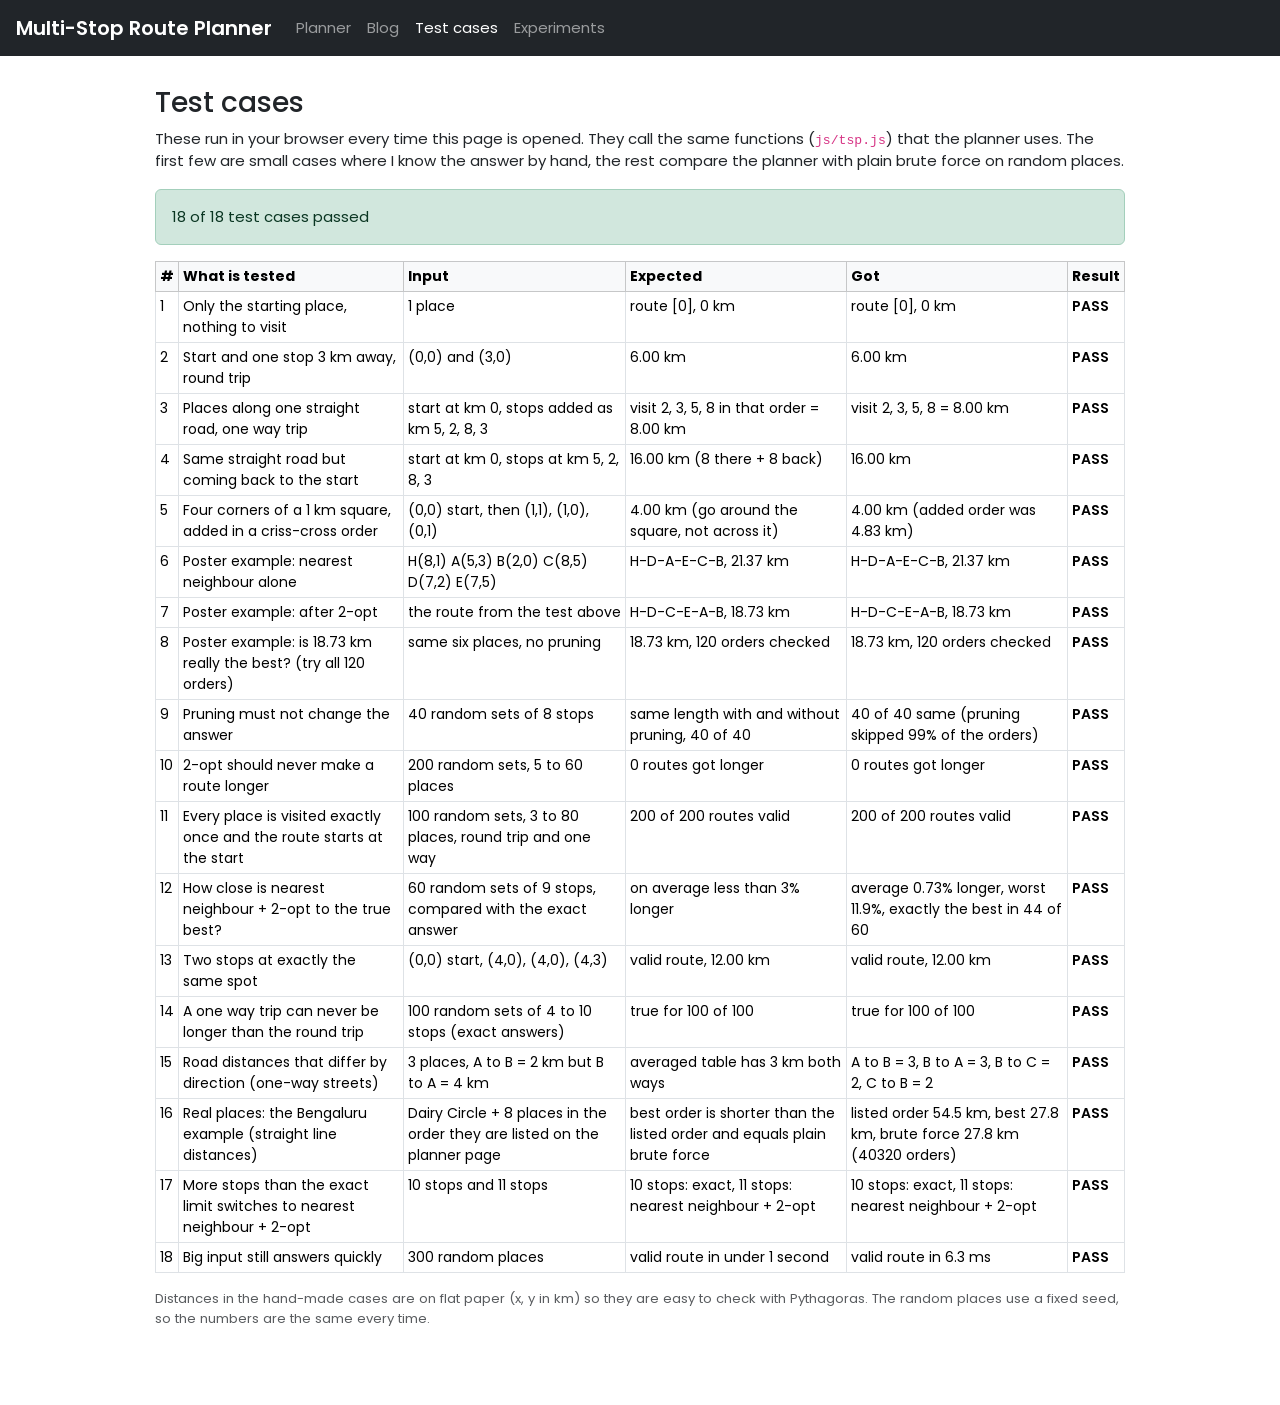
<file: tests.html>
<!DOCTYPE html>
<html lang="en">
<head>
  <meta charset="utf-8">
  <meta name="viewport" content="width=device-width, initial-scale=1">
  <title>Test cases - Multi-Stop Route Planner</title>
  <link href="https://fonts.googleapis.com/css2?family=Poppins:wght@400;500;600&display=swap" rel="stylesheet">
  <link rel="stylesheet" href="lib/bootstrap/bootstrap.min.css">
  <link rel="stylesheet" href="css/style.css">
</head>
<body>

  <nav class="navbar navbar-expand navbar-dark bg-dark px-3">
    <span class="navbar-brand">Multi-Stop Route Planner</span>
    <div class="navbar-nav">
      <a class="nav-link" href="index.html">Planner</a>
      <a class="nav-link" href="blog.html">Blog</a>
      <a class="nav-link active" href="tests.html">Test cases</a>
      <a class="nav-link" href="benchmark.html">Experiments</a>
    </div>
  </nav>

  <div class="page">
    <h3>Test cases</h3>
    <p>These run in your browser every time this page is opened. They call the same functions
      (<code>js/tsp.js</code>) that the planner uses. The first few are small cases where I know the answer
      by hand, the rest compare the planner with plain brute force on random places.</p>

    <div id="summary" class="alert alert-secondary">Running...</div>

    <div class="table-responsive">
      <table class="table table-bordered table-sm">
        <thead class="table-light">
          <tr><th>#</th><th>What is tested</th><th>Input</th><th>Expected</th><th>Got</th><th>Result</th></tr>
        </thead>
        <tbody id="rows"></tbody>
      </table>
    </div>

    <p class="text-muted small">Distances in the hand-made cases are on flat paper (x, y in km) so they are easy to check with
      Pythagoras. The random places use a fixed seed, so the numbers are the same every time.</p>
  </div>

  <script src="js/tsp.js"></script>
  <script src="js/tests.js"></script>
</body>
</html>
</file>
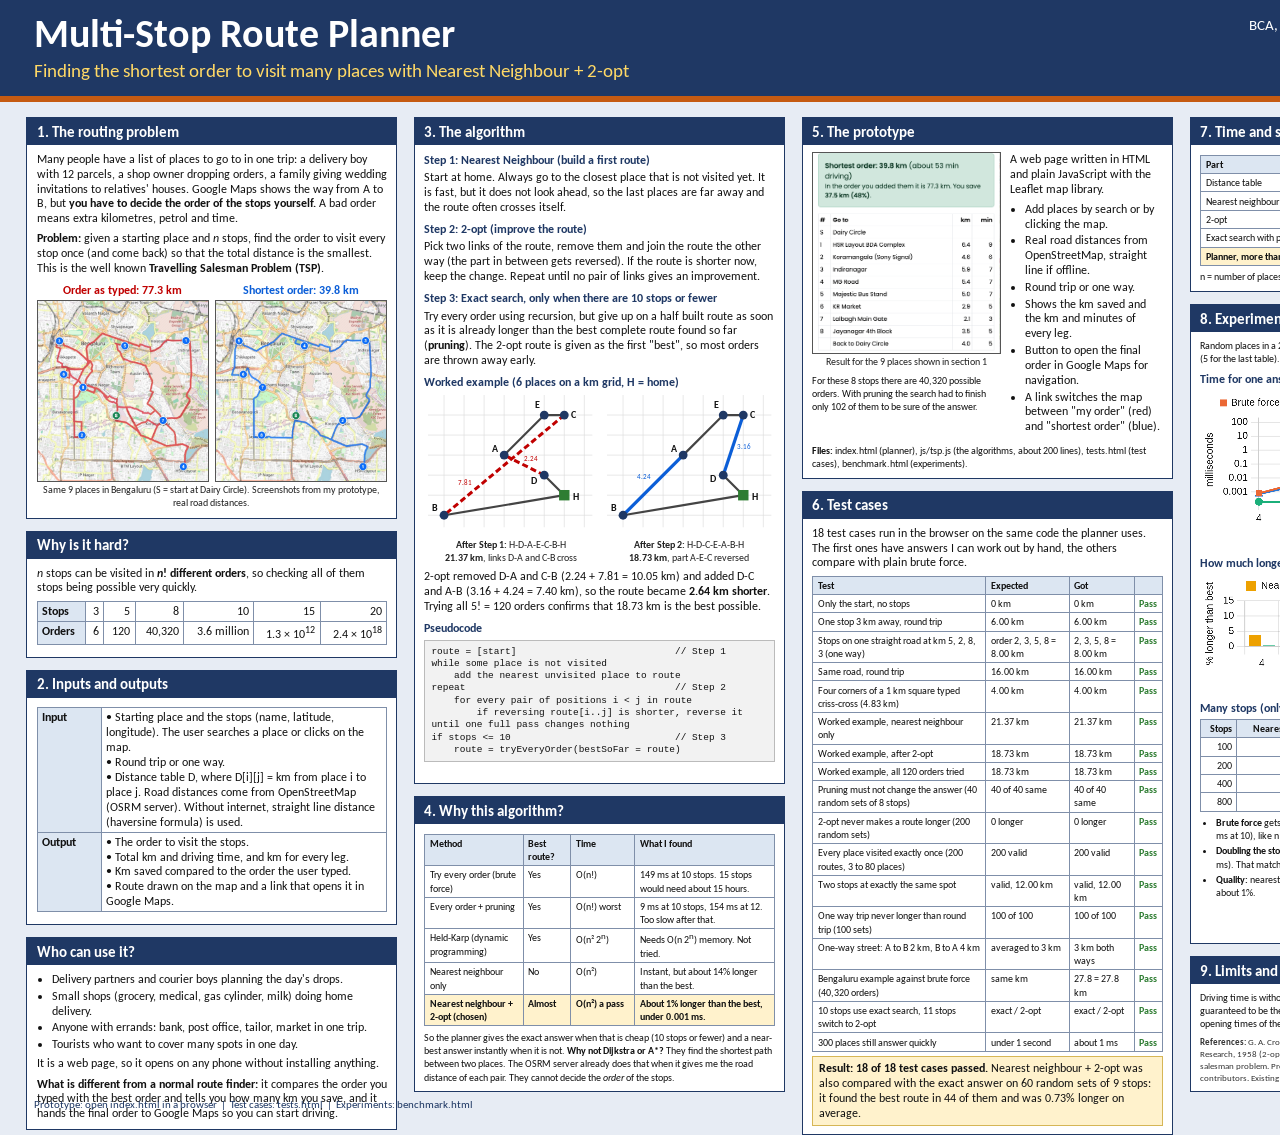
<file: poster/poster.html>
<!DOCTYPE html>
<html lang="en">
<head>
<meta charset="utf-8">
<title>Poster - Multi-Stop Route Planner</title>
<link href="https://fonts.googleapis.com/css2?family=Carlito:ital,wght@0,400;0,700;1,400&display=swap" rel="stylesheet">
<style>
  /* A3 landscape. Open in Chrome and print to PDF (or run make_poster.sh) */
  @page { size: 420mm 297mm; margin: 0; }
  * { box-sizing: border-box; }
  html, body { margin: 0; padding: 0; }
  body {
    width: 420mm; height: 297mm;
    font-family: Calibri, Carlito, Arial, sans-serif;
    font-size: 3.1mm;
    line-height: 1.27;
    color: #111;
    background: #e7ecf4;
    -webkit-print-color-adjust: exact; print-color-adjust: exact;
    overflow: hidden;
  }

  .head {
    height: 27mm;
    background: #1f3864;
    color: #fff;
    padding: 3.5mm 9mm 0;
    display: flex;
    justify-content: space-between;
    align-items: flex-start;
    border-bottom: 1.6mm solid #c55a11;
  }
  .head h1 { font-size: 10.5mm; margin: 0; line-height: 1.05; }
  .head .sub { font-size: 4.9mm; color: #ffd966; margin-top: 1.2mm; }
  .head .who { text-align: right; font-size: 3.9mm; line-height: 1.3; padding-top: 0.8mm; }
  .head .who b { font-size: 4.9mm; }

  .cols {
    display: flex;
    gap: 4.5mm;
    padding: 4mm 7mm 0;
    height: 262mm;
  }
  .col { flex: 1; display: flex; flex-direction: column; gap: 3.2mm; min-width: 0; }

  .box { background: #fff; border: 0.35mm solid #1f3864; }
  .box h2 {
    margin: 0;
    background: #1f3864;
    color: #fff;
    font-size: 4.1mm;
    padding: 0.9mm 2.4mm 1mm;
  }
  .box .in { padding: 1.8mm 2.4mm 2mm; }
  .box p { margin: 0 0 1.4mm; }
  .box p:last-child { margin-bottom: 0; }
  .box ul { margin: 0 0 1.2mm; padding-left: 4.2mm; }
  .box li { margin-bottom: 0.5mm; }
  h3 { font-size: 3.3mm; margin: 1.6mm 0 0.7mm; color: #1f3864; }
  h3:first-child { margin-top: 0; }

  table { border-collapse: collapse; width: 100%; margin: 0.8mm 0 1.2mm; }
  th, td { border: 0.25mm solid #7f8fa9; padding: 0.55mm 1.2mm; text-align: left; vertical-align: top; }
  th { background: #dce6f2; }
  td.r, th.r { text-align: right; white-space: nowrap; }
  td.c, th.c { text-align: center; }
  tr.chosen td { background: #fff2cc; font-weight: bold; }
  .small { font-size: 2.75mm; }
  .tiny { font-size: 2.5mm; color: #333; }
  .ok { color: #2e7d32; font-weight: bold; }

  .cap { font-size: 2.7mm; text-align: center; color: #222; margin-top: 0.6mm; }
  .pair { display: flex; gap: 1.6mm; }
  .pair > div { flex: 1; min-width: 0; }
  .pair img { width: 100%; display: block; border: 0.25mm solid #555; }
  .tag { font-weight: bold; text-align: center; font-size: 3.1mm; padding: 0.5mm 0; }
  .tag.red { color: #c00000; }
  .tag.blue { color: #0b5ed7; }

  pre {
    font-family: Consolas, Menlo, "Courier New", monospace;
    font-size: 2.5mm;
    line-height: 1.3;
    background: #f2f2f2;
    border: 0.25mm solid #bbb;
    padding: 1.3mm 1.6mm;
    margin: 1mm 0 0;
    white-space: pre-wrap;
  }
  .note { background: #fff2cc; border: 0.25mm solid #d6b656; padding: 1.1mm 1.6mm; margin-top: 1.2mm; }
  .chart { position: relative; height: 42mm; }
  .foot {
    height: 7mm; line-height: 7mm; padding: 0 9mm;
    font-size: 2.9mm; color: #1f3864;
    display: flex; justify-content: space-between;
  }
  svg text { font-family: Calibri, Carlito, Arial, sans-serif; }
</style>
</head>
<body>

<div class="head">
  <div>
    <h1>Multi-Stop Route Planner</h1>
    <div class="sub">Finding the shortest order to visit many places with Nearest Neighbour + 2-opt</div>
  </div>
  <div class="who">
    BCA, CHRIST (Deemed to be University), Bengaluru<br>
    October 2026
  </div>
</div>

<div class="cols">

  <!-- ================= column 1 ================= -->
  <div class="col">

    <div class="box">
      <h2>1. The routing problem</h2>
      <div class="in">
        <p>Many people have a list of places to go to in one trip: a delivery boy with 12 parcels,
          a shop owner dropping orders, a family giving wedding invitations to relatives' houses.
          Google Maps shows the way from A to B, but <b>you have to decide the order of the stops yourself.</b>
          A bad order means extra kilometres, petrol and time.</p>
        <p><b>Problem:</b> given a starting place and <i>n</i> stops, find the order to visit every stop once
          (and come back) so that the total distance is the smallest. This is the well known
          <b>Travelling Salesman Problem (TSP)</b>.</p>
        <div class="pair">
          <div><div class="tag red">Order as typed: 77.3 km</div><img src="img/before.jpg"></div>
          <div><div class="tag blue">Shortest order: 39.8 km</div><img src="img/after.jpg"></div>
        </div>
        <div class="cap">Same 9 places in Bengaluru (S = start at Dairy Circle). Screenshots from my prototype, real road distances.</div>
      </div>
    </div>

    <div class="box">
      <h2>Why is it hard?</h2>
      <div class="in">
        <p><i>n</i> stops can be visited in <b><i>n</i>! different orders</b>, so checking all of them stops being possible very quickly.</p>
        <table>
          <tr><th>Stops</th><td class="r">3</td><td class="r">5</td><td class="r">8</td><td class="r">10</td><td class="r">15</td><td class="r">20</td></tr>
          <tr><th>Orders</th><td class="r">6</td><td class="r">120</td><td class="r">40,320</td><td class="r">3.6 million</td><td class="r">1.3 &times; 10<sup>12</sup></td><td class="r">2.4 &times; 10<sup>18</sup></td></tr>
        </table>
      </div>
    </div>

    <div class="box">
      <h2>2. Inputs and outputs</h2>
      <div class="in">
        <table>
          <tr><th style="width:17mm">Input</th><td>
            &bull; Starting place and the stops (name, latitude, longitude). The user searches a place or clicks on the map.<br>
            &bull; Round trip or one way.<br>
            &bull; Distance table D, where D[i][j] = km from place i to place j. Road distances come from OpenStreetMap
            (OSRM server). Without internet, straight line distance (haversine formula) is used.</td></tr>
          <tr><th>Output</th><td>
            &bull; The order to visit the stops.<br>
            &bull; Total km and driving time, and km for every leg.<br>
            &bull; Km saved compared to the order the user typed.<br>
            &bull; Route drawn on the map and a link that opens it in Google Maps.</td></tr>
        </table>
      </div>
    </div>

    <div class="box" style="flex:1">
      <h2>Who can use it?</h2>
      <div class="in">
        <ul>
          <li>Delivery partners and courier boys planning the day's drops.</li>
          <li>Small shops (grocery, medical, gas cylinder, milk) doing home delivery.</li>
          <li>Anyone with errands: bank, post office, tailor, market in one trip.</li>
          <li>Tourists who want to cover many spots in one day.</li>
        </ul>
        <p>It is a web page, so it opens on any phone without installing anything.</p>
        <p><b>What is different from a normal route finder:</b> it compares the order you typed with the best order and
          tells you how many km you save, and it hands the final order to Google Maps so you can start driving.</p>
      </div>
    </div>

  </div>

  <!-- ================= column 2 ================= -->
  <div class="col">

    <div class="box" style="flex:1">
      <h2>3. The algorithm</h2>
      <div class="in">
        <h3>Step 1: Nearest Neighbour (build a first route)</h3>
        <p>Start at home. Always go to the closest place that is not visited yet. It is fast, but it does not
          look ahead, so the last places are far away and the route often crosses itself.</p>

        <h3>Step 2: 2-opt (improve the route)</h3>
        <p>Pick two links of the route, remove them and join the route the other way (the part in between
          gets reversed). If the route is shorter now, keep the change. Repeat until no pair of links gives
          an improvement.</p>

        <h3>Step 3: Exact search, only when there are 10 stops or fewer</h3>
        <p>Try every order using recursion, but give up on a half built route as soon as it is already longer
          than the best complete route found so far (<b>pruning</b>). The 2-opt route is given as the first
          "best", so most orders are thrown away early.</p>

        <h3>Worked example (6 places on a km grid, H = home)</h3>
        <div class="pair">
          <div>
            <svg viewBox="10 -5 86 70" width="100%">
              <g stroke="#d9d9d9" stroke-width="0.3">
                <path d="M20 -4V62M30 -4V62M40 -4V62M50 -4V62M60 -4V62M70 -4V62M80 -4V62M90 -4V62M12 56H94M12 46H94M12 36H94M12 26H94M12 16H94M12 6H94"/>
              </g>
              <polyline points="80,46 70,36" fill="none" stroke="#444" stroke-width="1.1"/>
              <polyline points="50,26 70,6 80,6" fill="none" stroke="#444" stroke-width="1.1"/>
              <polyline points="20,56 80,46" fill="none" stroke="#444" stroke-width="1.1"/>
              <line x1="70" y1="36" x2="50" y2="26" stroke="#c00000" stroke-width="1.5" stroke-dasharray="3 1.6"/>
              <line x1="80" y1="6" x2="20" y2="56" stroke="#c00000" stroke-width="1.5" stroke-dasharray="3 1.6"/>
              <g fill="#1f3864"><circle cx="50" cy="26" r="2.2"/><circle cx="20" cy="56" r="2.2"/><circle cx="80" cy="6" r="2.2"/><circle cx="70" cy="36" r="2.2"/><circle cx="70" cy="6" r="2.2"/></g>
              <rect x="77.4" y="43.4" width="5.2" height="5.2" fill="#2e7d32"/>
              <g font-size="5" font-weight="bold" fill="#111">
                <text x="84.5" y="48.5">H</text><text x="44" y="24.5">A</text><text x="14" y="54">B</text>
                <text x="83.5" y="7.5">C</text><text x="63.5" y="40.5">D</text><text x="65.5" y="2.5">E</text>
              </g>
              <g font-size="3.6" fill="#c00000"><text x="60" y="29">2.24</text><text x="27" y="41">7.81</text></g>
            </svg>
            <div class="cap"><b>After Step 1:</b> H-D-A-E-C-B-H<br><b>21.37 km</b>, links D-A and C-B cross</div>
          </div>
          <div>
            <svg viewBox="10 -5 86 70" width="100%">
              <g stroke="#d9d9d9" stroke-width="0.3">
                <path d="M20 -4V62M30 -4V62M40 -4V62M50 -4V62M60 -4V62M70 -4V62M80 -4V62M90 -4V62M12 56H94M12 46H94M12 36H94M12 26H94M12 16H94M12 6H94"/>
              </g>
              <polyline points="80,46 70,36" fill="none" stroke="#444" stroke-width="1.1"/>
              <polyline points="80,6 70,6 50,26" fill="none" stroke="#444" stroke-width="1.1"/>
              <polyline points="20,56 80,46" fill="none" stroke="#444" stroke-width="1.1"/>
              <line x1="70" y1="36" x2="80" y2="6" stroke="#0b5ed7" stroke-width="1.6"/>
              <line x1="50" y1="26" x2="20" y2="56" stroke="#0b5ed7" stroke-width="1.6"/>
              <g fill="#1f3864"><circle cx="50" cy="26" r="2.2"/><circle cx="20" cy="56" r="2.2"/><circle cx="80" cy="6" r="2.2"/><circle cx="70" cy="36" r="2.2"/><circle cx="70" cy="6" r="2.2"/></g>
              <rect x="77.4" y="43.4" width="5.2" height="5.2" fill="#2e7d32"/>
              <g font-size="5" font-weight="bold" fill="#111">
                <text x="84.5" y="48.5">H</text><text x="44" y="24.5">A</text><text x="14" y="54">B</text>
                <text x="83.5" y="7.5">C</text><text x="63.5" y="39.5">D</text><text x="65.5" y="2.5">E</text>
              </g>
              <g font-size="3.6" fill="#0b5ed7"><text x="77" y="23">3.16</text><text x="27" y="38">4.24</text></g>
            </svg>
            <div class="cap"><b>After Step 2:</b> H-D-C-E-A-B-H<br><b>18.73 km</b>, part A-E-C reversed</div>
          </div>
        </div>
        <p style="margin-top:1.2mm">2-opt removed D-A and C-B (2.24 + 7.81 = 10.05 km) and added D-C and A-B
          (3.16 + 4.24 = 7.40 km), so the route became <b>2.64 km shorter</b>. Trying all 5! = 120 orders confirms that
          18.73 km is the best possible.</p>

        <h3>Pseudocode</h3>
<pre>route = [start]                            // Step 1
while some place is not visited
    add the nearest unvisited place to route
repeat                                     // Step 2
    for every pair of positions i &lt; j in route
        if reversing route[i..j] is shorter, reverse it
until one full pass changes nothing
if stops &lt;= 10                             // Step 3
    route = tryEveryOrder(bestSoFar = route)</pre>
      </div>
    </div>

    <div class="box">
      <h2>4. Why this algorithm?</h2>
      <div class="in">
        <table class="small">
          <tr><th style="width:26mm">Method</th><th>Best route?</th><th style="width:17mm">Time</th><th>What I found</th></tr>
          <tr><td>Try every order (brute force)</td><td>Yes</td><td>O(n!)</td><td>149 ms at 10 stops. 15 stops would need about 15 hours.</td></tr>
          <tr><td>Every order + pruning</td><td>Yes</td><td>O(n!) worst</td><td>9 ms at 10 stops, 154 ms at 12. Too slow after that.</td></tr>
          <tr><td>Held-Karp (dynamic programming)</td><td>Yes</td><td>O(n&sup2; 2<sup>n</sup>)</td><td>Needs O(n 2<sup>n</sup>) memory. Not tried.</td></tr>
          <tr><td>Nearest neighbour only</td><td>No</td><td>O(n&sup2;)</td><td>Instant, but about 14% longer than the best.</td></tr>
          <tr class="chosen"><td>Nearest neighbour + 2-opt (chosen)</td><td>Almost</td><td>O(n&sup2;) a pass</td><td>About 1% longer than the best, under 0.001 ms.</td></tr>
        </table>
        <p class="small">So the planner gives the exact answer when that is cheap (10 stops or fewer) and a near-best answer instantly when it is not.
          <b>Why not Dijkstra or A*?</b> They find the shortest path between two places. The OSRM server already does that
          when it gives me the road distance of each pair. They cannot decide the <i>order</i> of the stops.</p>
      </div>
    </div>

  </div>

  <!-- ================= column 3 ================= -->
  <div class="col">

    <div class="box">
      <h2>5. The prototype</h2>
      <div class="in">
        <div style="display:flex; gap:2.2mm">
          <div style="width:50mm; flex:none">
            <img src="img/result.png" style="width:100%; display:block; border:0.25mm solid #555">
            <div class="cap">Result for the 9 places shown in section 1</div>
            <p class="small" style="margin-top:1.4mm">For these 8 stops there are 40,320 possible orders. With pruning the search
              had to finish only 102 of them to be sure of the answer.</p>
          </div>
          <div>
            <p>A web page written in HTML and plain JavaScript with the Leaflet map library.</p>
            <ul>
              <li>Add places by search or by clicking the map.</li>
              <li>Real road distances from OpenStreetMap, straight line if offline.</li>
              <li>Round trip or one way.</li>
              <li>Shows the km saved and the km and minutes of every leg.</li>
              <li>Button to open the final order in Google Maps for navigation.</li>
              <li>A link switches the map between "my order" (red) and "shortest order" (blue).</li>
            </ul>
          </div>
        </div>
        <p class="small" style="margin-top:1.4mm"><b>Files:</b> index.html (planner), js/tsp.js (the algorithms, about 200 lines),
          tests.html (test cases), benchmark.html (experiments).</p>
      </div>
    </div>

    <div class="box" style="flex:1">
      <h2>6. Test cases</h2>
      <div class="in">
        <p>18 test cases run in the browser on the same code the planner uses. The first ones have answers
          I can work out by hand, the others compare with plain brute force.</p>
        <table class="small">
          <tr><th>Test</th><th>Expected</th><th>Got</th><th></th></tr>
          <tr><td>Only the start, no stops</td><td>0 km</td><td>0 km</td><td class="ok">Pass</td></tr>
          <tr><td>One stop 3 km away, round trip</td><td>6.00 km</td><td>6.00 km</td><td class="ok">Pass</td></tr>
          <tr><td>Stops on one straight road at km 5, 2, 8, 3 (one way)</td><td>order 2, 3, 5, 8 = 8.00 km</td><td>2, 3, 5, 8 = 8.00 km</td><td class="ok">Pass</td></tr>
          <tr><td>Same road, round trip</td><td>16.00 km</td><td>16.00 km</td><td class="ok">Pass</td></tr>
          <tr><td>Four corners of a 1 km square typed criss-cross (4.83 km)</td><td>4.00 km</td><td>4.00 km</td><td class="ok">Pass</td></tr>
          <tr><td>Worked example, nearest neighbour only</td><td>21.37 km</td><td>21.37 km</td><td class="ok">Pass</td></tr>
          <tr><td>Worked example, after 2-opt</td><td>18.73 km</td><td>18.73 km</td><td class="ok">Pass</td></tr>
          <tr><td>Worked example, all 120 orders tried</td><td>18.73 km</td><td>18.73 km</td><td class="ok">Pass</td></tr>
          <tr><td>Pruning must not change the answer (40 random sets of 8 stops)</td><td>40 of 40 same</td><td>40 of 40 same</td><td class="ok">Pass</td></tr>
          <tr><td>2-opt never makes a route longer (200 random sets)</td><td>0 longer</td><td>0 longer</td><td class="ok">Pass</td></tr>
          <tr><td>Every place visited exactly once (200 routes, 3 to 80 places)</td><td>200 valid</td><td>200 valid</td><td class="ok">Pass</td></tr>
          <tr><td>Two stops at exactly the same spot</td><td>valid, 12.00 km</td><td>valid, 12.00 km</td><td class="ok">Pass</td></tr>
          <tr><td>One way trip never longer than round trip (100 sets)</td><td>100 of 100</td><td>100 of 100</td><td class="ok">Pass</td></tr>
          <tr><td>One-way street: A to B 2 km, B to A 4 km</td><td>averaged to 3 km</td><td>3 km both ways</td><td class="ok">Pass</td></tr>
          <tr><td>Bengaluru example against brute force (40,320 orders)</td><td>same km</td><td>27.8 = 27.8 km</td><td class="ok">Pass</td></tr>
          <tr><td>10 stops use exact search, 11 stops switch to 2-opt</td><td>exact / 2-opt</td><td>exact / 2-opt</td><td class="ok">Pass</td></tr>
          <tr><td>300 places still answer quickly</td><td>under 1 second</td><td>about 1 ms</td><td class="ok">Pass</td></tr>
        </table>
        <div class="note"><b>Result: 18 of 18 test cases passed.</b> Nearest neighbour + 2-opt was also compared with the exact
          answer on 60 random sets of 9 stops: it found the best route in 44 of them and was 0.73% longer on average.</div>
      </div>
    </div>

  </div>

  <!-- ================= column 4 ================= -->
  <div class="col">

    <div class="box">
      <h2>7. Time and space complexity</h2>
      <div class="in">
        <table class="small">
          <tr><th>Part</th><th>Time</th><th>Extra space</th></tr>
          <tr><td>Distance table</td><td>O(n&sup2;)</td><td>O(n&sup2;)</td></tr>
          <tr><td>Nearest neighbour</td><td>O(n&sup2;)</td><td>O(n) visited list</td></tr>
          <tr><td>2-opt</td><td>O(n&sup2;) per pass, p passes</td><td>O(n), a copy of the route</td></tr>
          <tr><td>Exact search with pruning</td><td>O(n!) worst case</td><td>O(n) recursion depth</td></tr>
          <tr class="chosen"><td>Planner, more than 10 stops</td><td>O(p &middot; n&sup2;)</td><td>O(n&sup2;)</td></tr>
        </table>
        <p class="small">n = number of places. In my runs p was only 3 to 6 passes, even for 800 stops.</p>
      </div>
    </div>

    <div class="box" style="flex:1">
      <h2>8. Experimental results</h2>
      <div class="in">
        <p class="small">Random places in a 20 km &times; 20 km square. Every point is the average of 20 random sets (5 for the last table). Measured in Chrome 154 on a MacBook Air (M4).</p>

        <h3>Time for one answer (log scale)</h3>
        <div class="chart"><canvas id="timeChart"></canvas></div>

        <h3>How much longer than the best possible route?</h3>
        <div class="chart" style="height:32mm"><canvas id="gapChart"></canvas></div>

        <h3>Many stops (only the quick method can do this)</h3>
        <table class="small">
          <tr><th class="r">Stops</th><th class="r">Nearest neighbour</th><th class="r">2-opt</th><th class="r">Passes</th><th class="r">2-opt made it shorter by</th></tr>
          <tr><td class="r">100</td><td class="r">0.014 ms</td><td class="r">0.072 ms</td><td class="r">4.8</td><td class="r">13.9%</td></tr>
          <tr><td class="r">200</td><td class="r">0.058 ms</td><td class="r">0.280 ms</td><td class="r">4.6</td><td class="r">13.3%</td></tr>
          <tr><td class="r">400</td><td class="r">0.234 ms</td><td class="r">1.2 ms</td><td class="r">5.0</td><td class="r">13.5%</td></tr>
          <tr><td class="r">800</td><td class="r">0.935 ms</td><td class="r">5.6 ms</td><td class="r">6.0</td><td class="r">14.2%</td></tr>
        </table>
        <ul class="small" style="margin-top:1mm">
          <li><b>Brute force</b> gets about n times slower with every extra stop (13.8 ms at 9 stops, 149 ms at 10), like n! says.</li>
          <li><b>Doubling the stops</b> makes nearest neighbour 4 times slower (0.058, 0.234, 0.935 ms). That matches O(n&sup2;).</li>
          <li><b>Quality:</b> nearest neighbour alone is 4 to 14% longer than the best route, after 2-opt about 1%.</li>
        </ul>
      </div>
    </div>

    <div class="box">
      <h2>9. Limits and what next</h2>
      <div class="in small">
        <p>Driving time is without live traffic. Above 10 stops the route is very good but not guaranteed to be the best.
          Only one vehicle, and no shop timings. Next I want to add opening times of the places and a second
          improvement move (or-opt).</p>
        <p class="tiny"><b>References:</b> G. A. Croes, "A method for solving traveling-salesman problems", Operations Research, 1958 (2-opt).
          Cormen et al., Introduction to Algorithms, section on the travelling-salesman problem.
          Project OSRM (project-osrm.org). Leaflet (leafletjs.com). OpenStreetMap contributors.
          Existing tools I looked at: OptiMap (gebweb.net/optimap), tspvis.com.</p>
      </div>
    </div>

  </div>
</div>

<div class="foot">
  <span>Prototype: open index.html in a browser &nbsp;|&nbsp; Test cases: tests.html &nbsp;|&nbsp; Experiments: benchmark.html</span>
  <span>Map data &copy; OpenStreetMap contributors</span>
</div>

<script src="../lib/chart.umd.min.js"></script>
<script>
  // numbers copied from benchmark.html (Chrome 154, MacBook Air M4)
  var stops  = [4, 5, 6, 7, 8, 9, 10, 11, 12];
  var brute  = [0.0008, 0.0036, 0.022, 0.167, 1.4, 13.8, 149, null, null];
  var pruned = [0.0007, 0.0026, 0.012, 0.055, 0.277, 1.4, 9.2, 58.1, 154];
  var twoOpt = [0.0002, 0.0002, 0.0002, 0.0003, 0.0004, 0.0005, 0.0006, 0.0007, 0.0008];
  var gapNN  = [3.9, 3.8, 6.9, 6.5, 8.4, 12.8, 14.0, 14.2, 12.8];
  var gapTwo = [0.36, 0.08, 0.10, 0.10, 0.12, 1.12, 0.67, 1.11, 1.15];

  Chart.defaults.font.family = "Calibri, Carlito, Arial, sans-serif";
  Chart.defaults.font.size = 10;
  Chart.defaults.color = "#111";
  Chart.defaults.animation = false;

  function line(label, data, colour, shape) {
    return { label: label, data: data, borderColor: colour, backgroundColor: colour, borderWidth: 2, pointRadius: 3, pointStyle: shape };
  }

  new Chart(document.getElementById("timeChart"), {
    type: "line",
    data: { labels: stops, datasets: [
      line("Brute force", brute, "#eb6834", "rect"),
      line("Every order + pruning", pruned, "#2a78d6", "triangle"),
      line("Nearest neighbour + 2-opt", twoOpt, "#1baf7a", "circle")
    ] },
    options: {
      maintainAspectRatio: false, devicePixelRatio: 4,
      plugins: { legend: { labels: { usePointStyle: true, boxWidth: 5, boxHeight: 5, padding: 8 } } },
      scales: {
        y: { type: "logarithmic", title: { display: true, text: "milliseconds" },
             ticks: { callback: function (v) { return [0.0001, 0.001, 0.01, 0.1, 1, 10, 100].indexOf(v) !== -1 ? v : ""; } } },
        x: { title: { display: true, text: "number of stops" } }
      }
    }
  });

  new Chart(document.getElementById("gapChart"), {
    type: "bar",
    data: { labels: stops, datasets: [
      { label: "Nearest neighbour only", data: gapNN, backgroundColor: "#eda100" },
      { label: "Nearest neighbour + 2-opt", data: gapTwo, backgroundColor: "#1baf7a" }
    ] },
    options: {
      maintainAspectRatio: false, devicePixelRatio: 4,
      plugins: { legend: { labels: { boxWidth: 10, padding: 8 } } },
      scales: {
        y: { title: { display: true, text: "% longer than best" } },
        x: { title: { display: true, text: "number of stops" } }
      }
    }
  });
</script>
</body>
</html>
</file>
<file: css/style.css>
/* Bootstrap does most of the styling, this file only has the extra bits */

body {
  font-family: Poppins, Arial, sans-serif;
  font-size: 15px;
}

.navbar-brand { font-weight: 600; }

/* planner page */
#map { height: calc(100vh - 56px); }
.panel {
  height: calc(100vh - 56px);
  overflow-y: auto;
  border-right: 1px solid #ccc;
}
/* phone: map on top, the form below it, menu links under the title */
@media (max-width: 767px) {
  #map { height: 45vh; }
  .panel { height: auto; border-right: 0; }
  .navbar { flex-wrap: wrap; padding-top: 6px; padding-bottom: 2px; }
  .navbar-brand { width: 100%; padding-bottom: 0; }
  .navbar .nav-link { padding-left: 0; padding-right: 16px; font-size: 14px; }
}

#stopList .list-group-item { padding: 6px 10px; font-size: 14px; }
#stopList .remove { cursor: pointer; color: #dc3545; font-weight: 600; border: 0; background: none; }
#searchResults .list-group-item { padding: 5px 10px; font-size: 13px; cursor: pointer; }

.pin {
  background: #0d6efd;
  color: #fff;
  border: 2px solid #fff;
  border-radius: 50%;
  text-align: center;
  font: 600 13px/22px Arial, sans-serif;
  box-shadow: 0 1px 3px rgba(0, 0, 0, 0.5);
}
.pin.start { background: #198754; }

.saving { font-size: 17px; }
#result table { font-size: 14px; }
#result .how { font-size: 13px; color: #6c757d; }

/* test and experiment pages */
.page { max-width: 1000px; margin: 0 auto; padding: 20px 15px 60px; }
.page h3 { margin-top: 10px; }
.page h5 { margin-top: 30px; }
.page table { font-size: 14px; }
.pass { color: #198754; font-weight: 600; }
.fail { color: #dc3545; font-weight: 600; }
.chartbox { position: relative; height: 340px; margin-bottom: 8px; }
td.num, th.num { text-align: right; }

/* blog page */
.blog { max-width: 780px; margin: 0 auto; padding: 28px 16px 70px; font-family: Georgia, "Times New Roman", serif; font-size: 18px; line-height: 1.65; color: #222; }
.blog h1 { font-family: Poppins, Arial, sans-serif; font-size: 31px; font-weight: 600; line-height: 1.25; }
.blog h2 { font-family: Poppins, Arial, sans-serif; font-size: 24px; font-weight: 600; margin: 42px 0 12px; padding-bottom: 5px; border-bottom: 1px solid #ccc; }
.blog h3 { font-family: Poppins, Arial, sans-serif; font-size: 19px; font-weight: 600; margin: 26px 0 8px; }
.blog .by { font-family: Poppins, Arial, sans-serif; font-size: 14px; color: #666; margin-bottom: 26px; }
.blog table { font-family: Poppins, Arial, sans-serif; font-size: 14px; }
.blog td ul { margin: 0; padding-left: 18px; }
.blog pre { background: #f6f6f6; border: 1px solid #ddd; padding: 12px 14px; font-size: 13.5px; line-height: 1.45; overflow-x: auto; }
.blog code { color: #b02a5b; }
.blog pre code { color: #222; }
.blog .two { display: flex; gap: 16px; margin: 14px 0; }
.blog .two > * { flex: 1; min-width: 0; margin: 0; }
.blog figure img { width: 100%; border: 1px solid #999; }
.blog figcaption { font-family: Poppins, Arial, sans-serif; font-size: 14px; text-align: center; margin-top: 5px; }
.blog .refs li { font-size: 16px; }
@media (max-width: 600px) { .blog .two { display: block; } .blog .two > * { margin-bottom: 14px; } .blog h1 { font-size: 25px; } }
</file>
